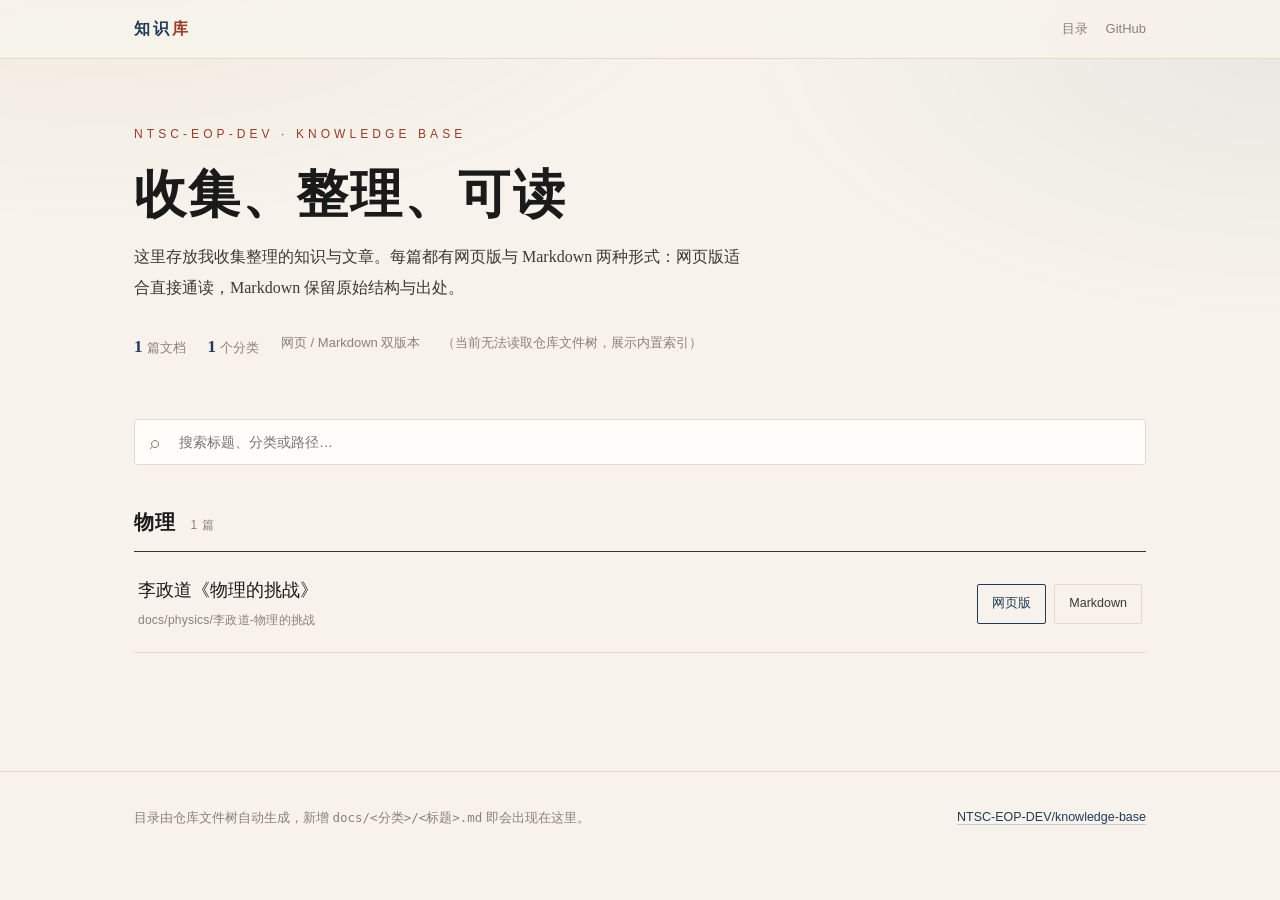
<file: index.html>
<!DOCTYPE html>
<html lang="zh-CN">
<head>
<meta charset="UTF-8">
<meta name="viewport" content="width=device-width, initial-scale=1.0">
<title>知识库 · Knowledge Base</title>
<meta name="description" content="NTSC-EOP-DEV 知识库：收集整理的文章、演讲稿与科普长页，支持网页与 Markdown 两种阅读方式。">
<link rel="stylesheet" href="assets/base.css">
</head>
<body>
<header class="topbar">
  <div class="wrap">
    <a class="brand" href="./">知识<span>库</span></a>
    <nav>
      <a href="./">目录</a>
      <a href="https://github.com/NTSC-EOP-DEV/knowledge-base" target="_blank" rel="noopener">GitHub</a>
    </nav>
  </div>
</header>

<main class="wrap">
  <section class="hero">
    <div class="kicker">NTSC-EOP-DEV · KNOWLEDGE BASE</div>
    <h1>收集、整理、可读</h1>
    <p>这里存放我收集整理的知识与文章。每篇都有网页版与 Markdown 两种形式：网页版适合直接通读，Markdown 保留原始结构与出处。</p>
    <div class="meta">
      <span><b id="stat-docs">1</b>篇文档</span>
      <span><b id="stat-cats">1</b>个分类</span>
      <span>网页 / Markdown 双版本</span>
      <span id="hint"></span>
    </div>
  </section>

  <div class="searchbar">
    <input id="q" type="search" placeholder="搜索标题、分类或路径…" autocomplete="off" aria-label="搜索文档">
  </div>

  <section class="catalog" id="catalog" aria-live="polite"></section>
</main>

<footer>
  <div class="wrap row">
    <span>目录由仓库文件树自动生成，新增 <code>docs/&lt;分类&gt;/&lt;标题&gt;.md</code> 即会出现在这里。</span>
    <span><a href="https://github.com/NTSC-EOP-DEV/knowledge-base" target="_blank" rel="noopener">NTSC-EOP-DEV/knowledge-base</a></span>
  </div>
</footer>

<script src="assets/catalog.js"></script>
</body>
</html>
</file>
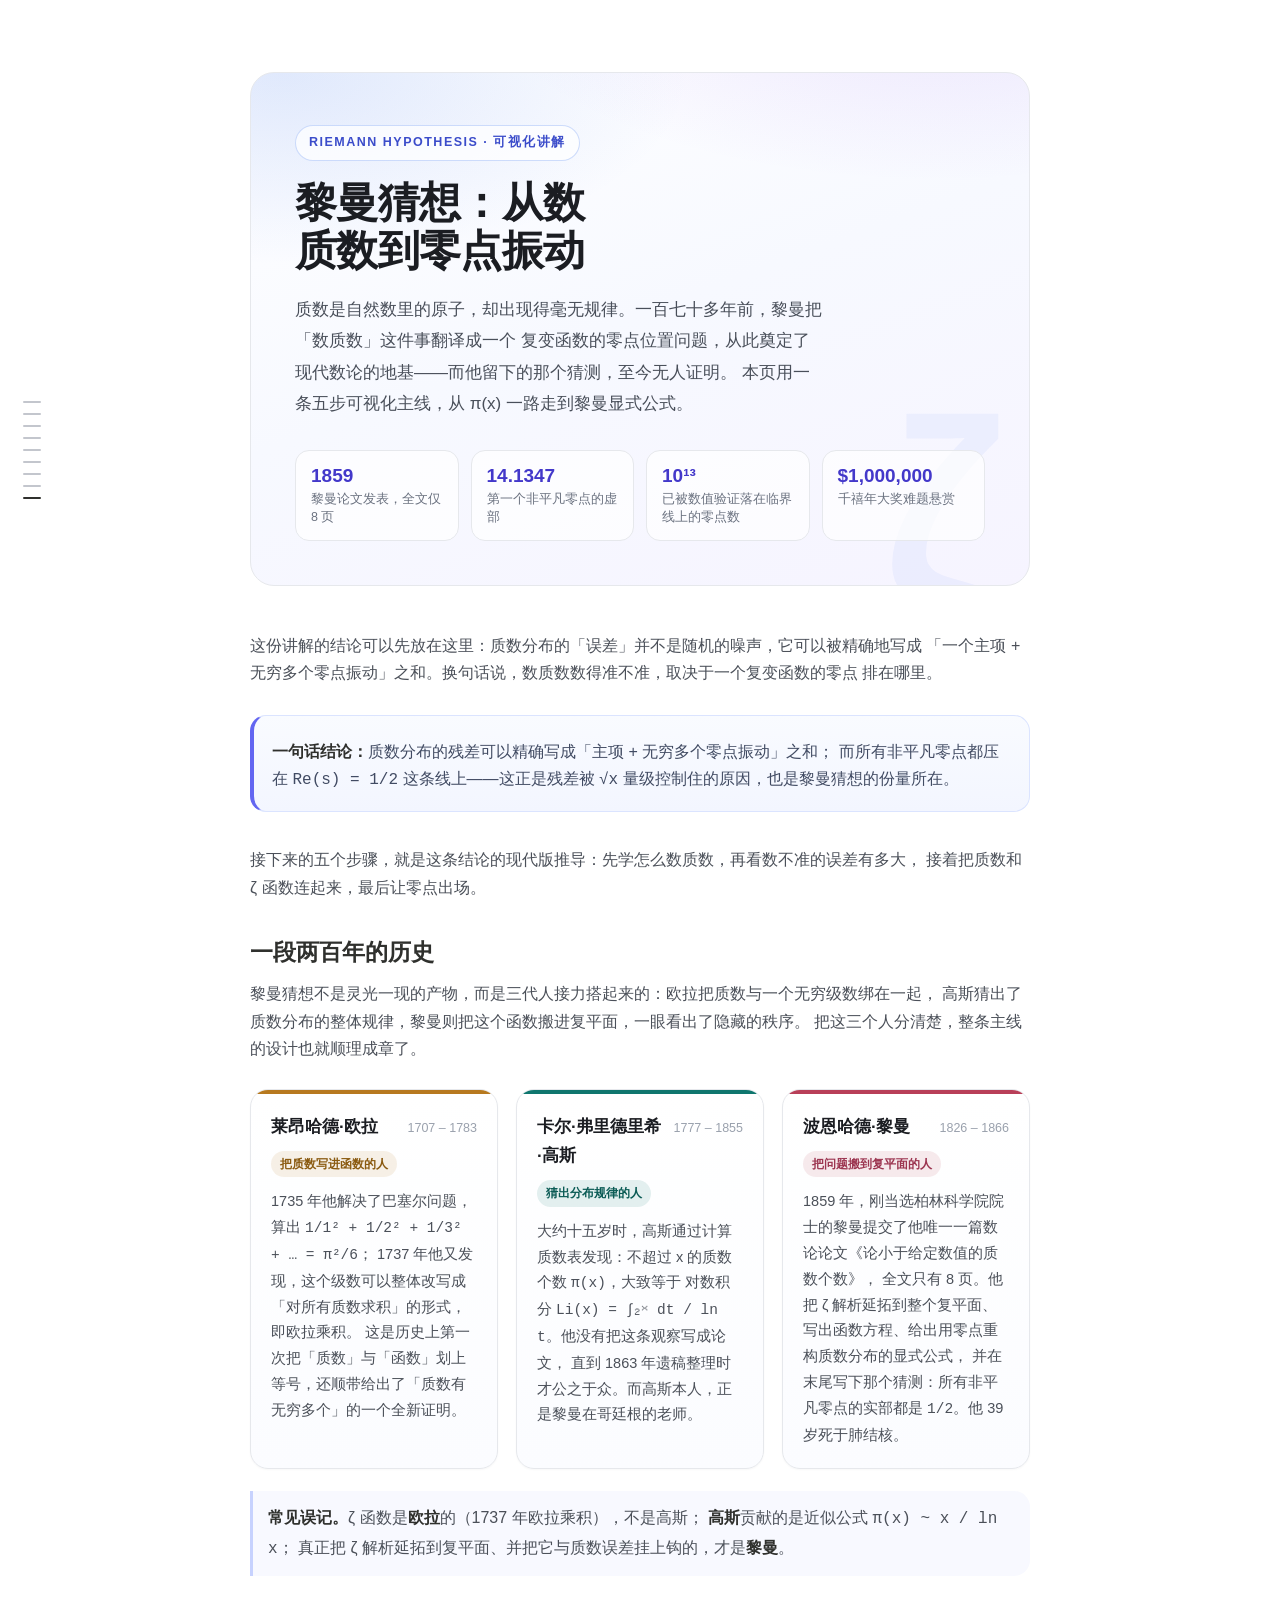
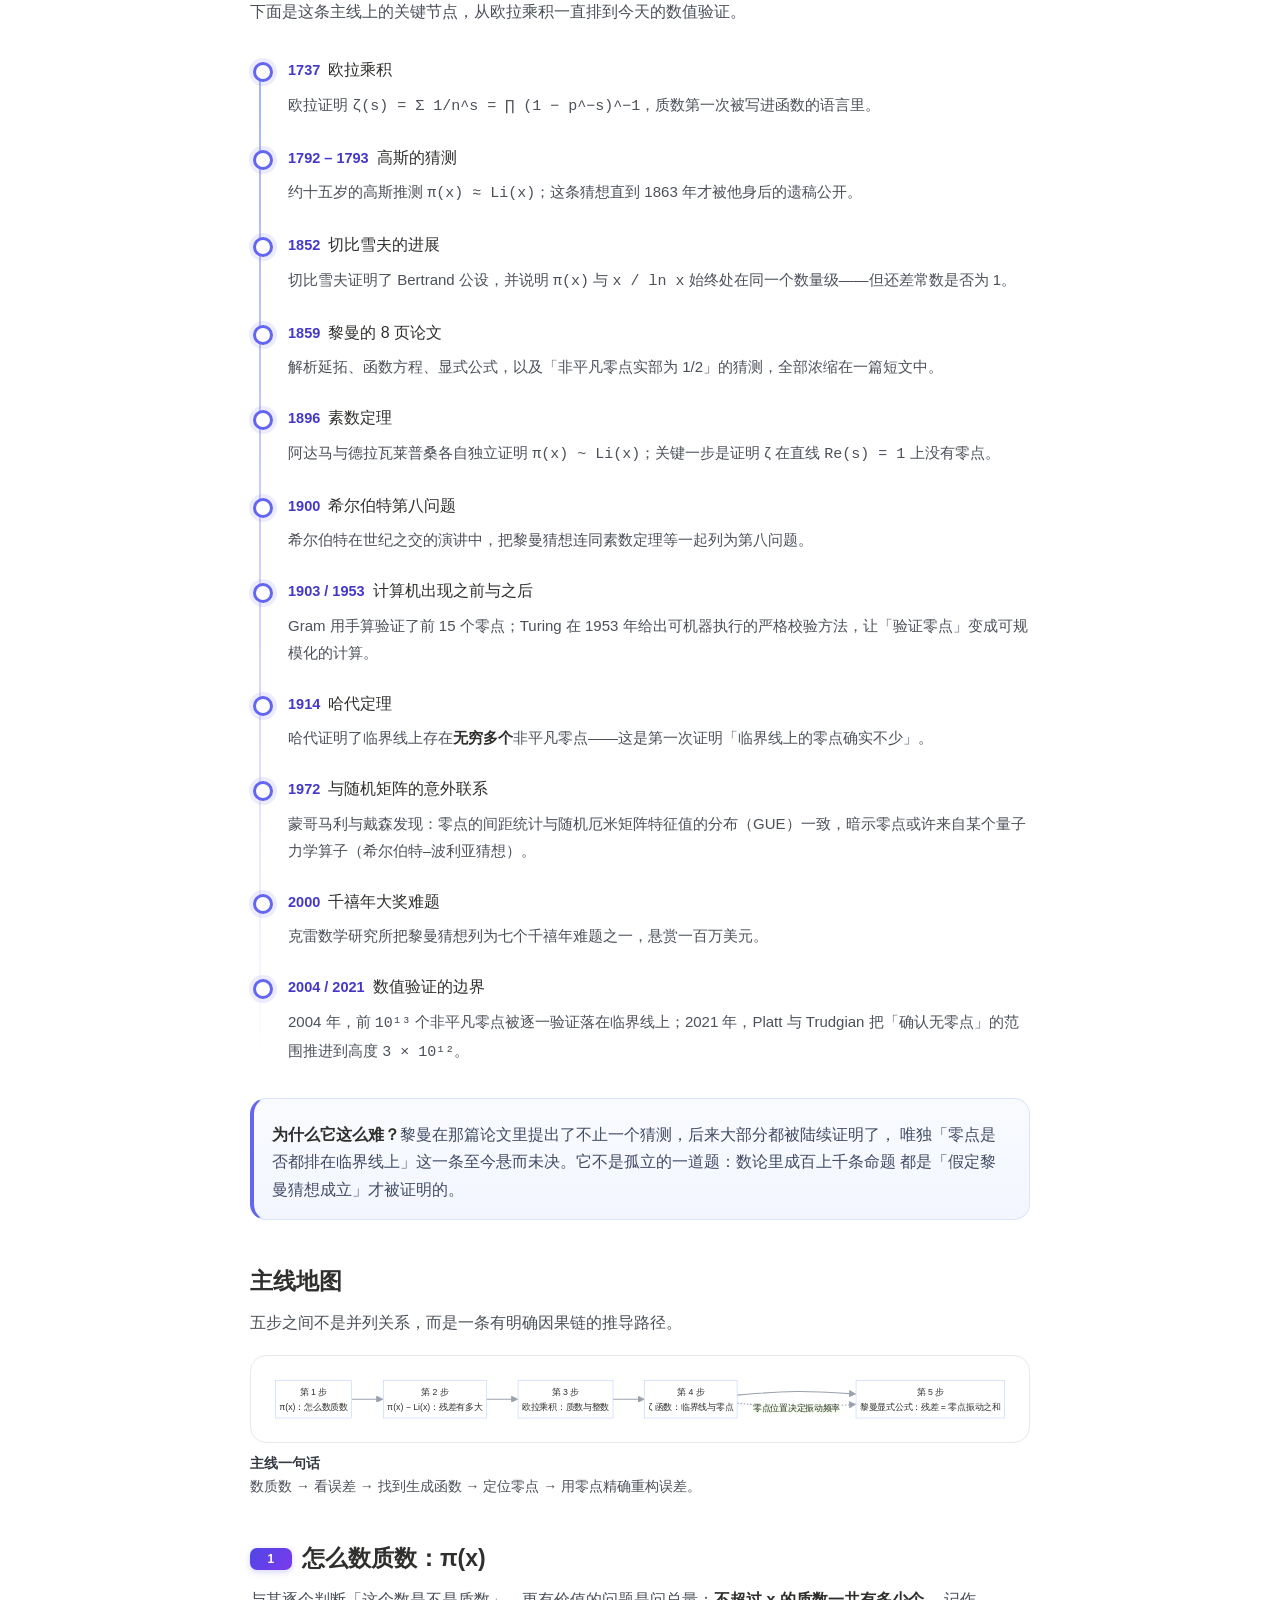
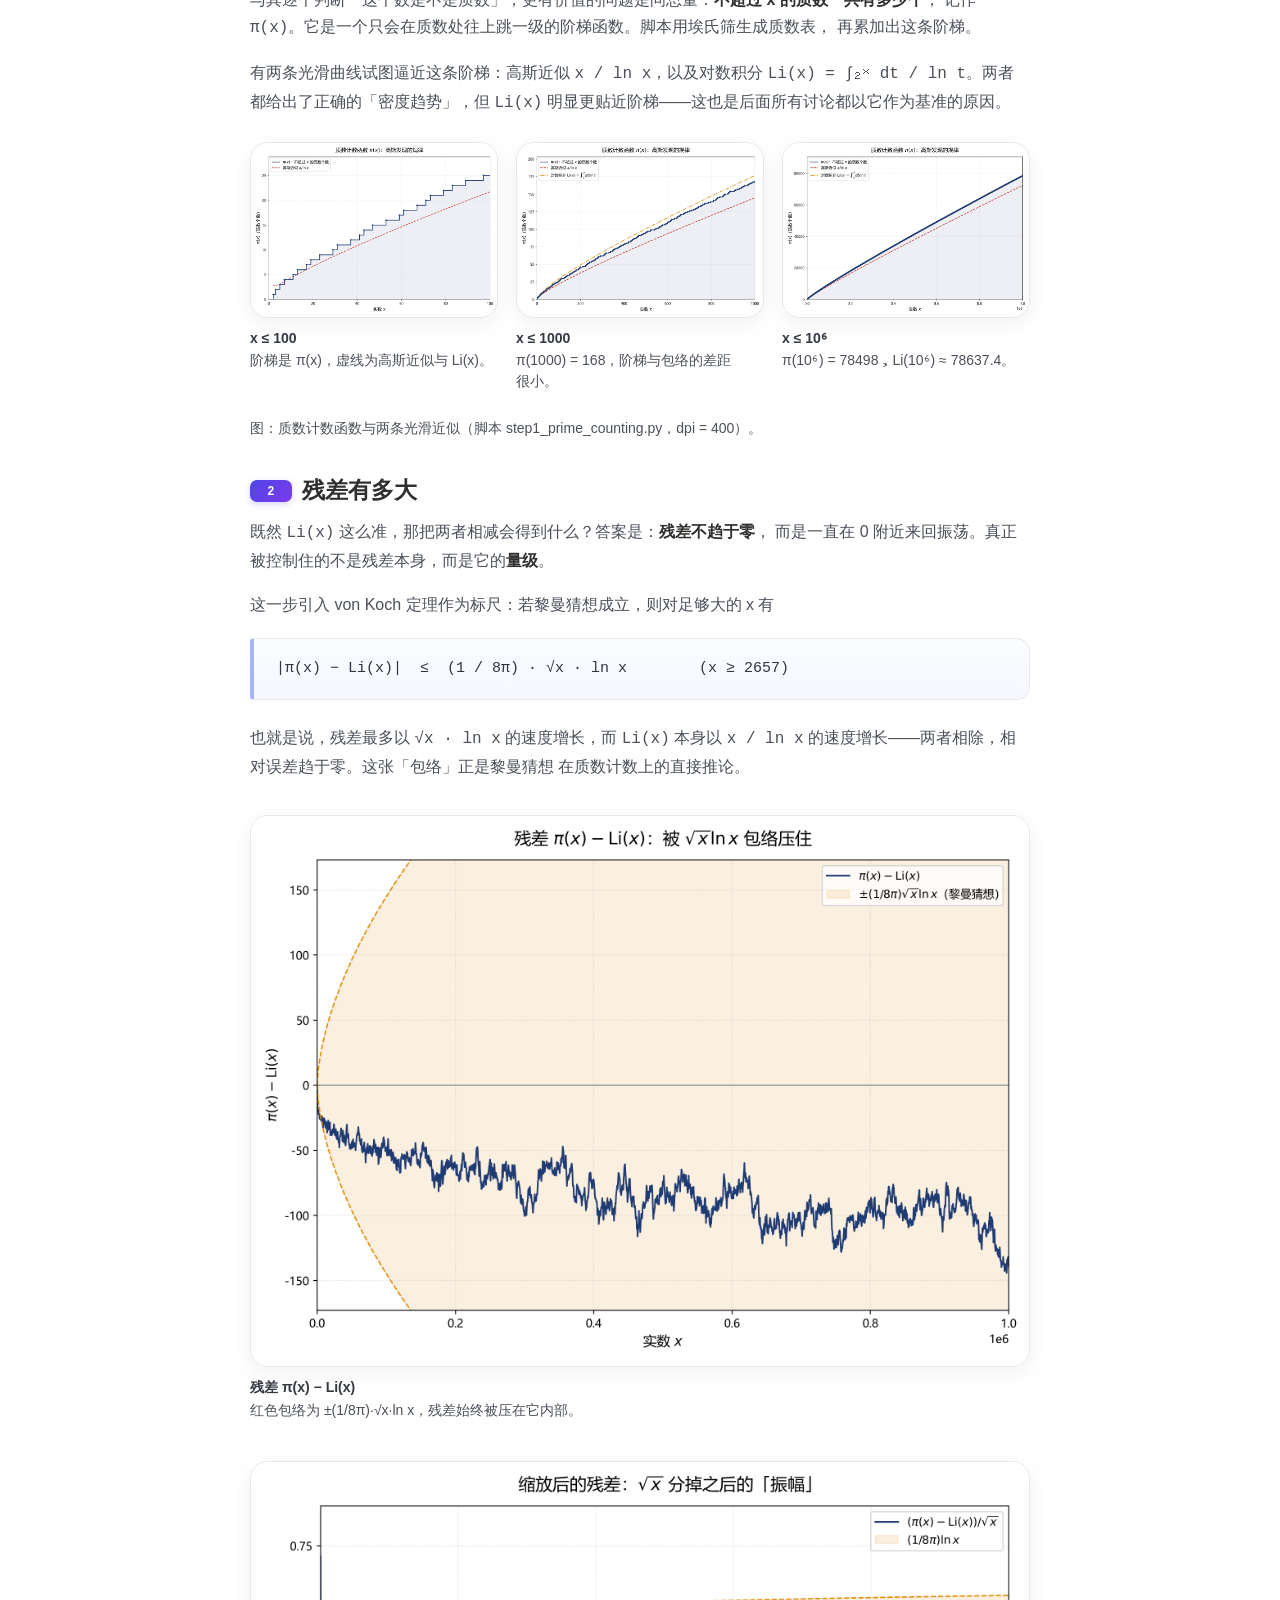
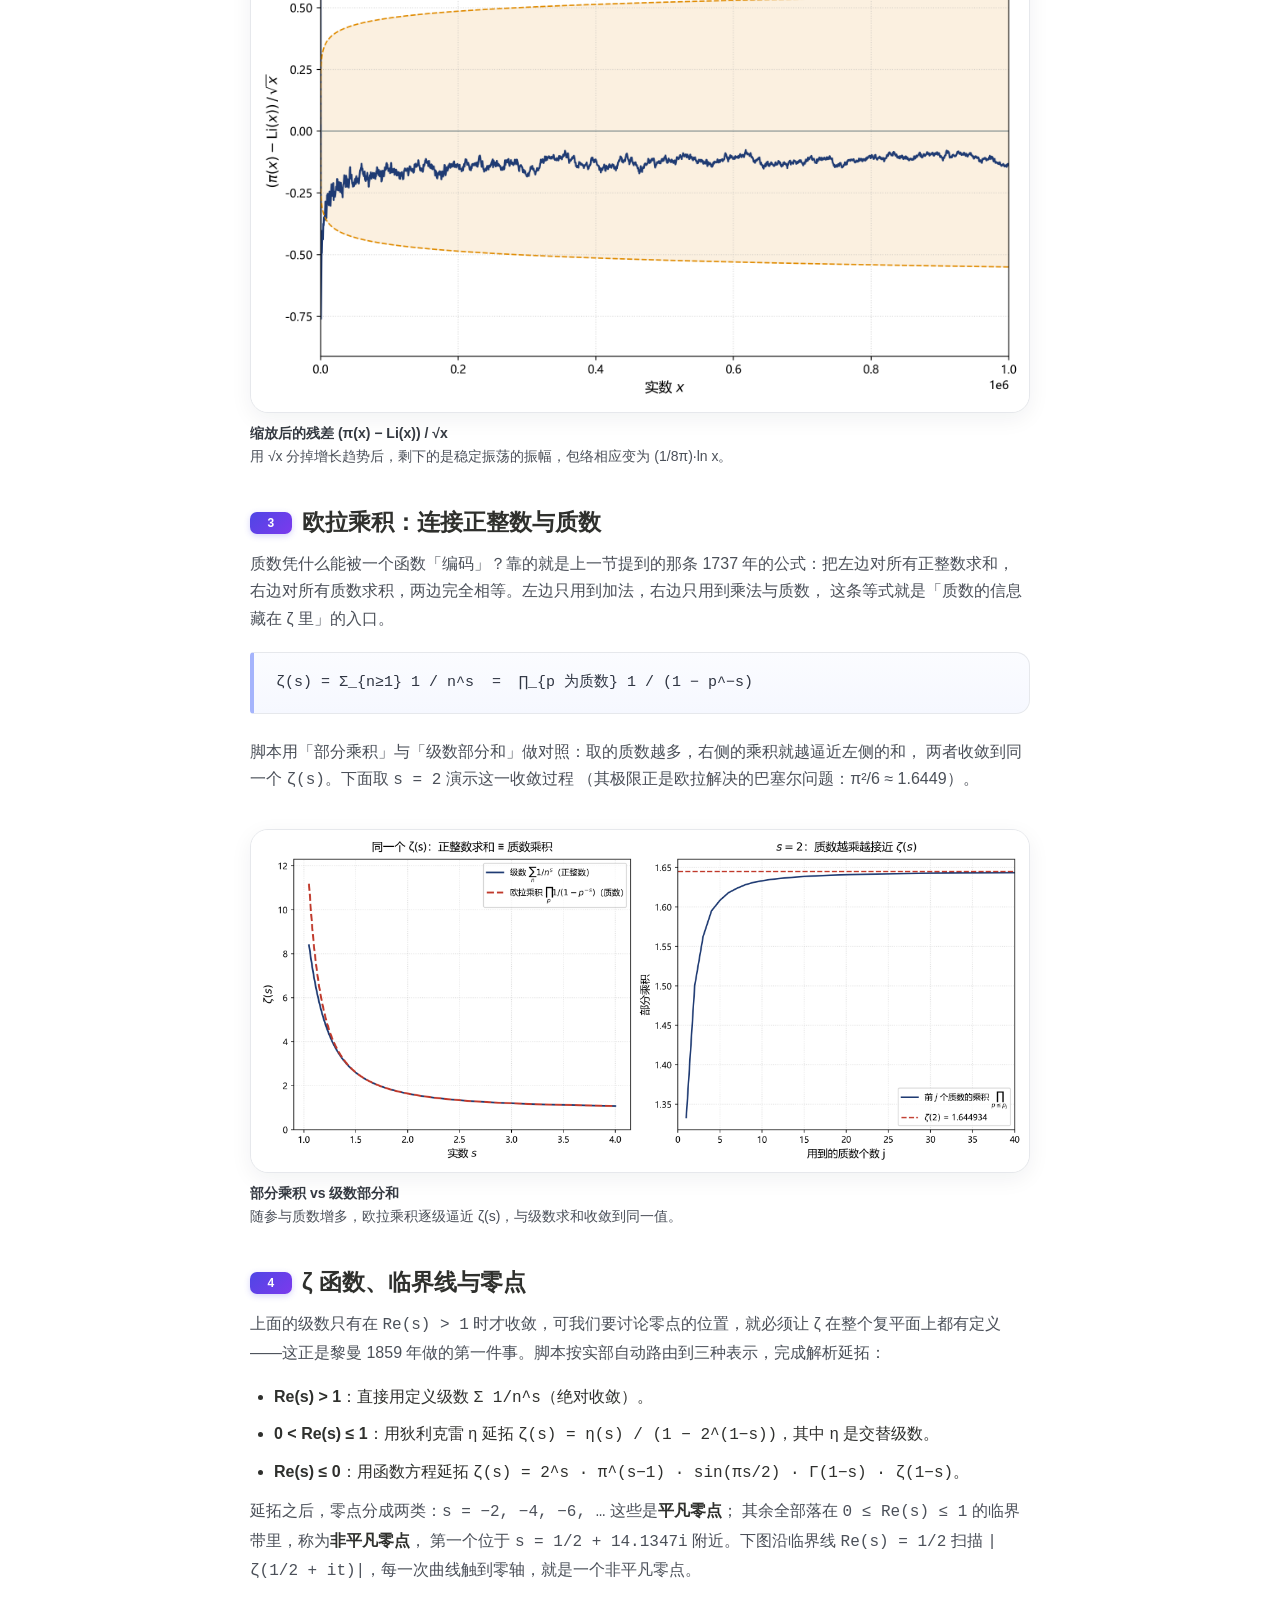
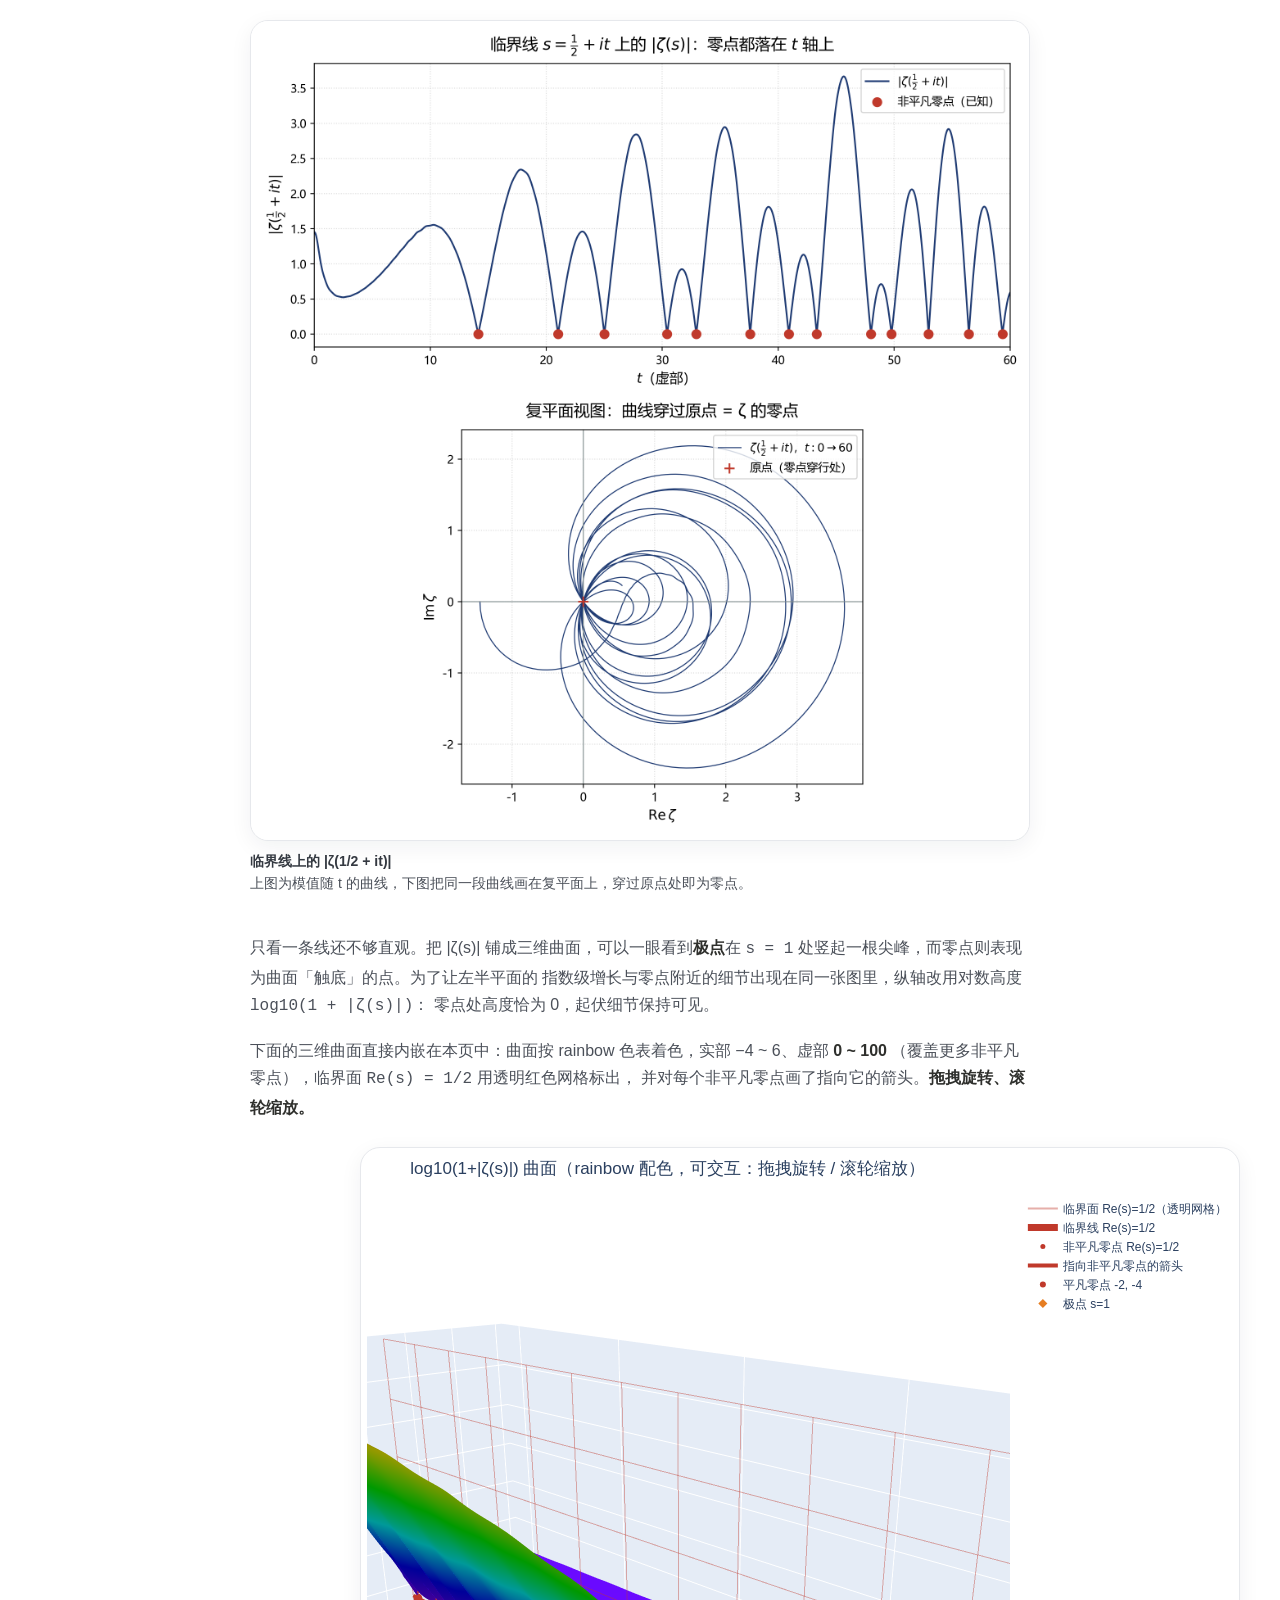
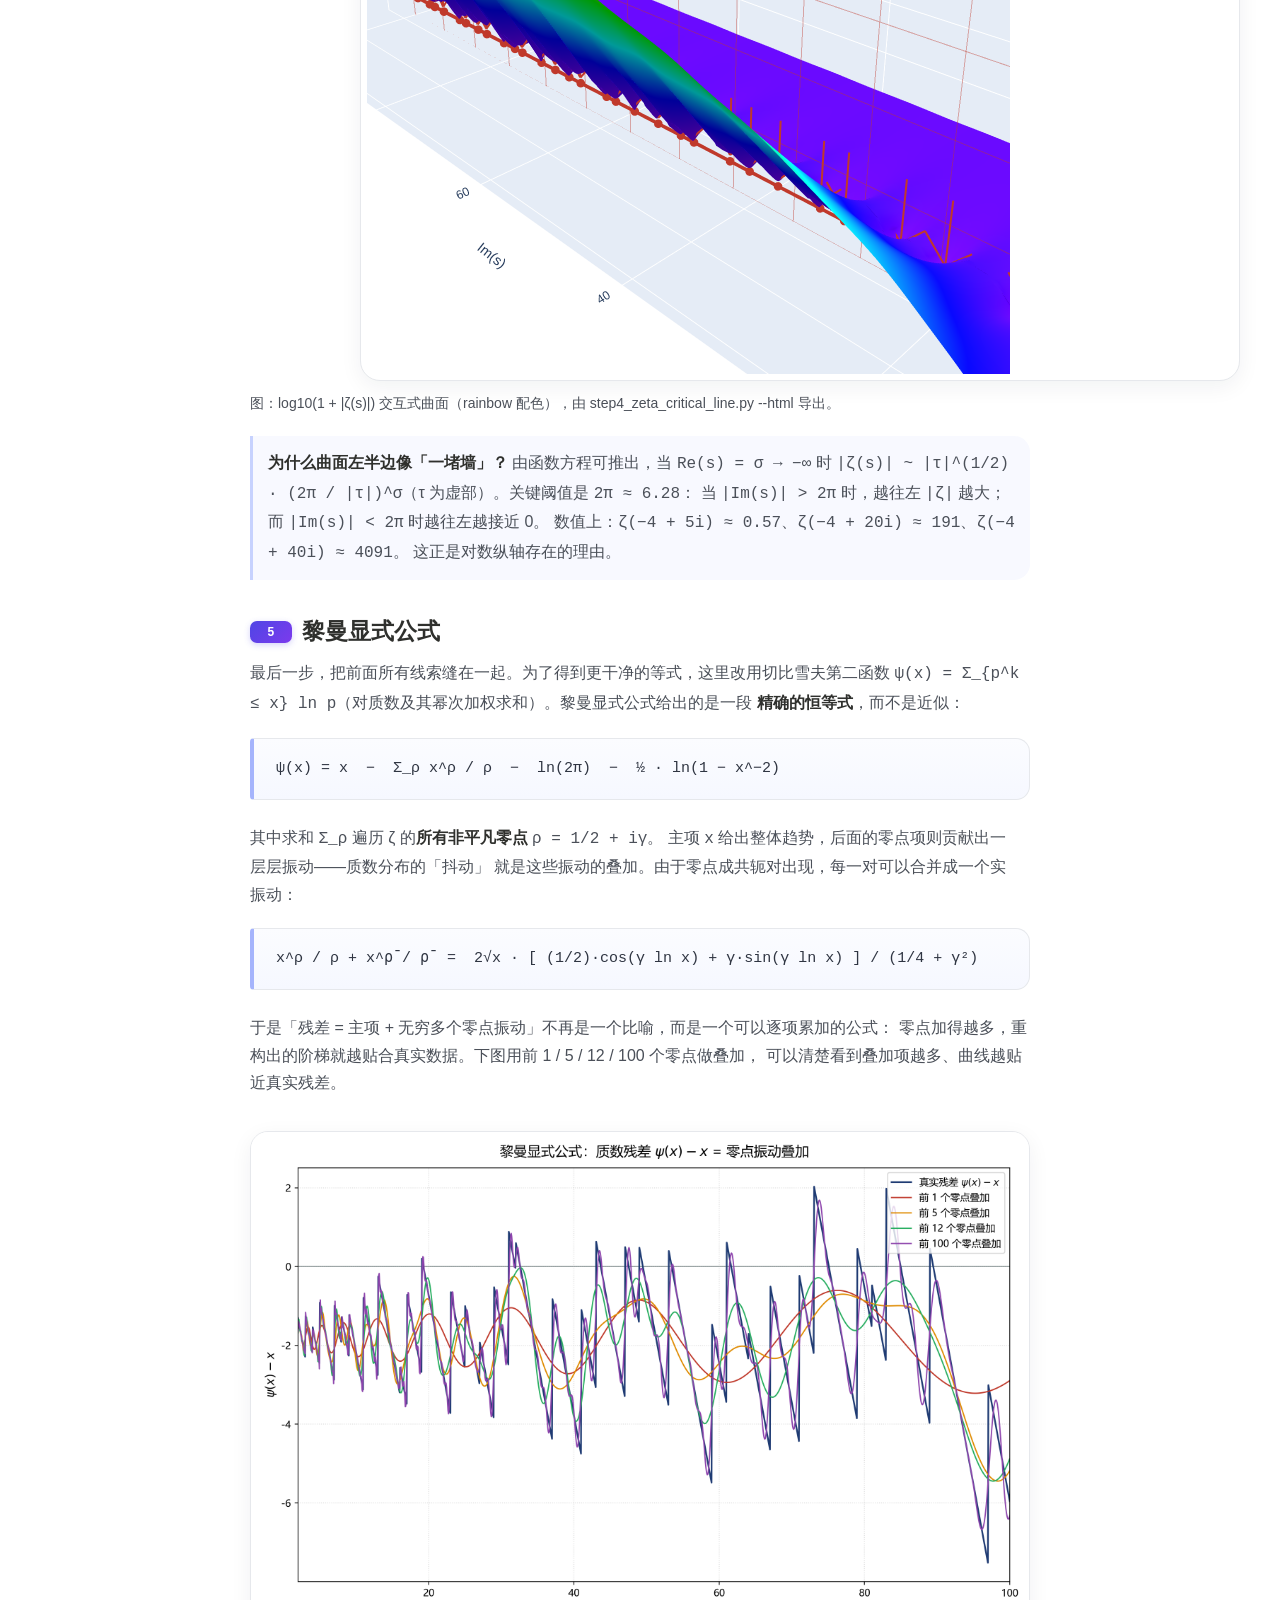
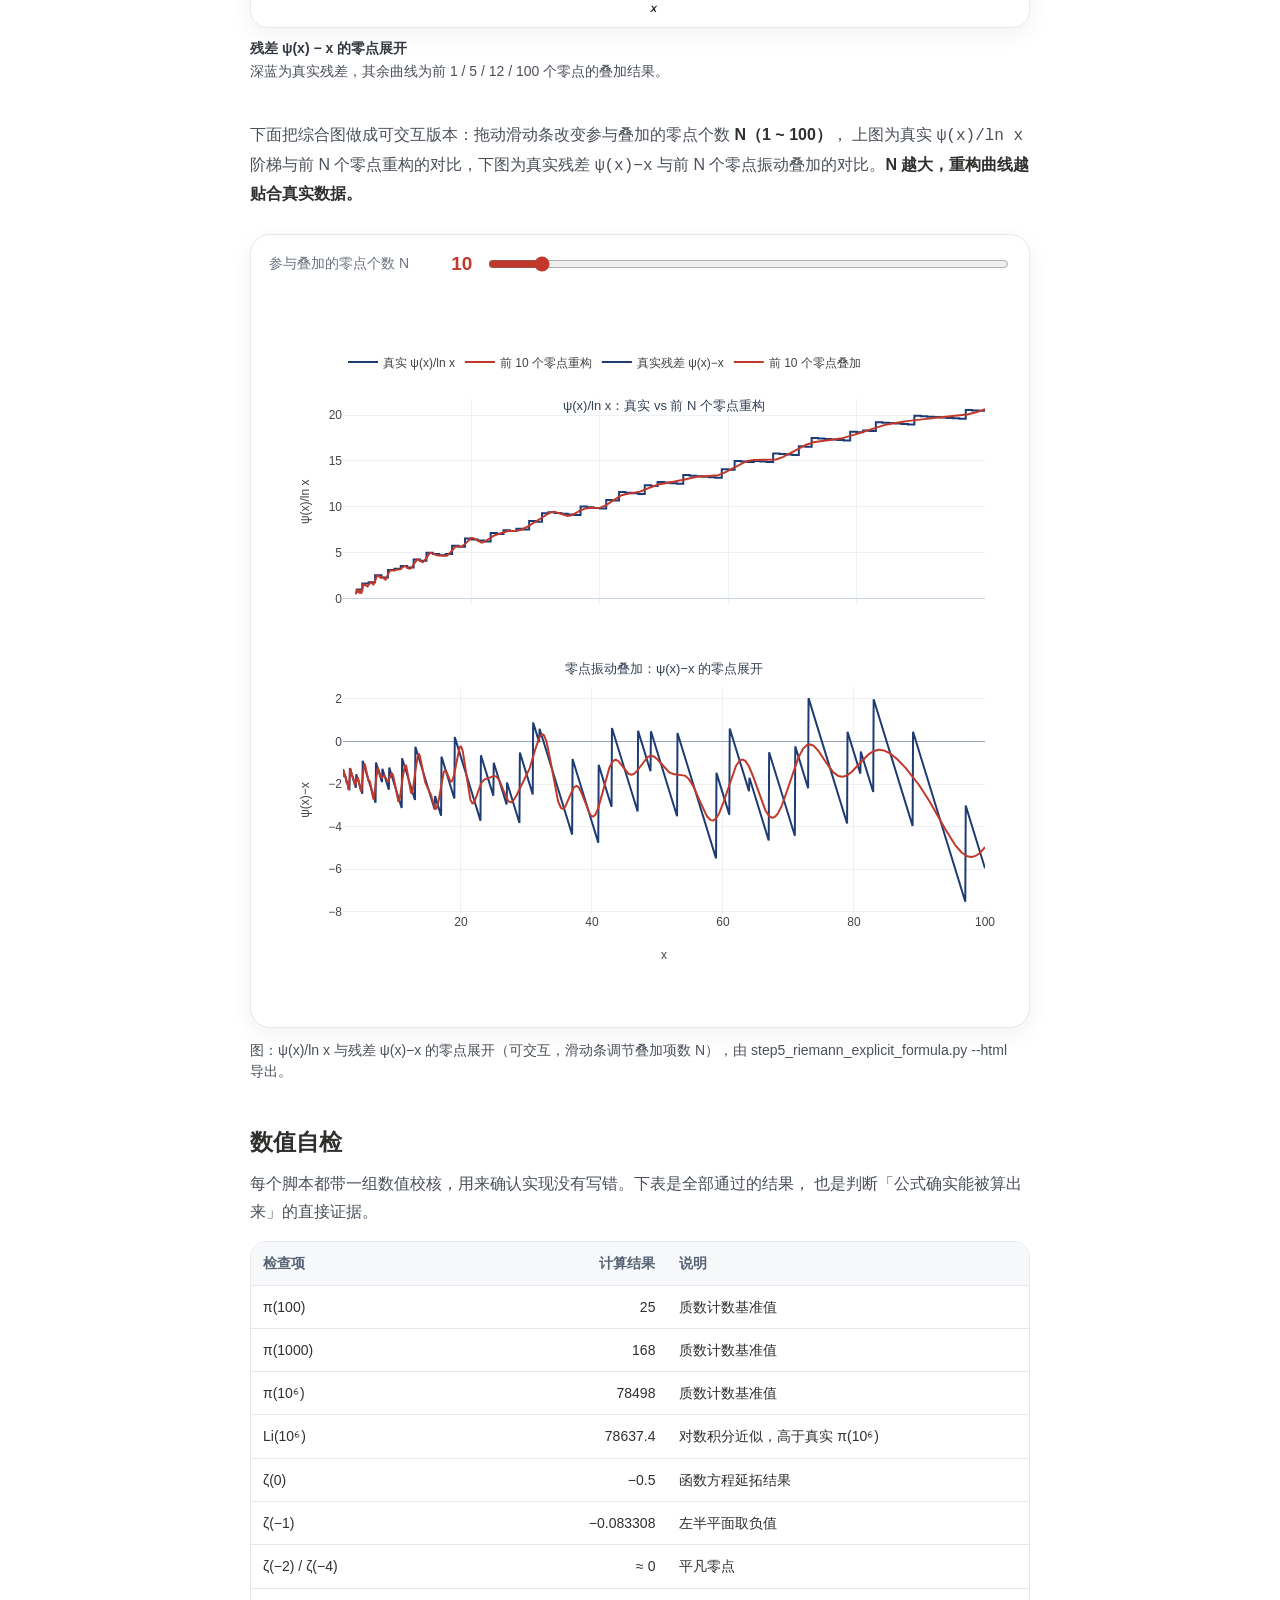
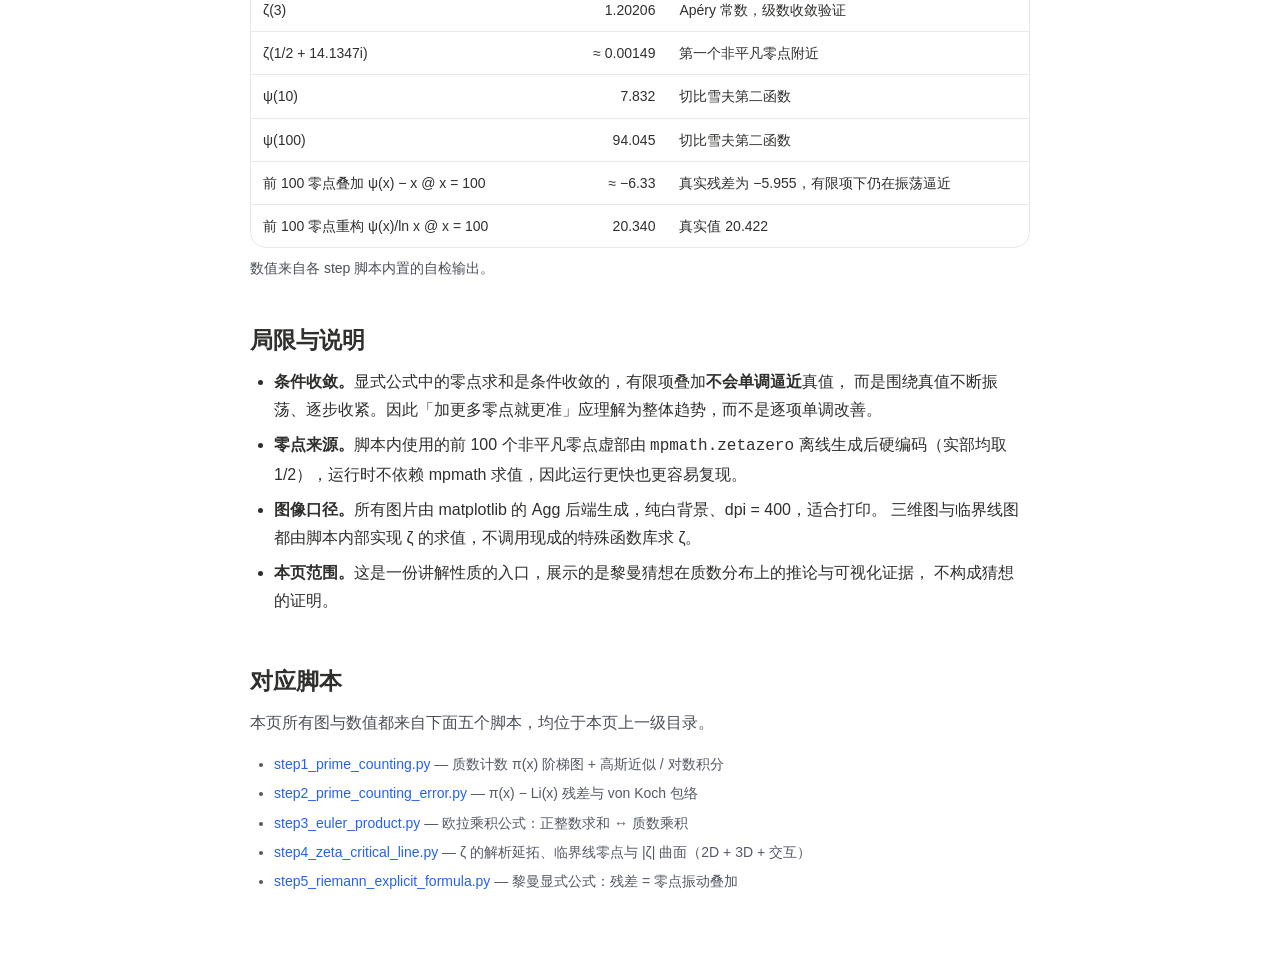
<file: docs/math/riemann-hypothesis-education/黎曼猜想-从质数到零点振动.html>
<!-- Generated by Trae Work -->
<!doctype html>
<html lang="zh-CN">
<head>
  <meta charset="utf-8" />
  <meta name="viewport" content="width=device-width, initial-scale=1" />
  <title>黎曼猜想：从数质数到零点振动</title>
  <link rel="stylesheet" href="assets/doc.css" />
  <style>
    /* ===== 页面专属视觉增强 ===== */

    /* 顶部主视觉 */
    .hero {
      position: relative;
      overflow: hidden;
      margin: 0 0 46px;
      padding: 52px 44px 44px;
      border: 1px solid var(--line);
      border-radius: 24px;
      background:
        radial-gradient(760px 340px at 88% -20%, rgba(124, 58, 237, 0.13), rgba(124, 58, 237, 0) 62%),
        radial-gradient(680px 320px at 4% 0%, rgba(37, 99, 235, 0.14), rgba(37, 99, 235, 0) 60%),
        linear-gradient(160deg, #ffffff 0%, #f7f9ff 48%, #f6f4ff 100%);
    }

    .hero::after {
      content: "ζ";
      position: absolute;
      right: 22px;
      bottom: -64px;
      color: rgba(37, 99, 235, 0.055);
      font-size: 268px;
      font-weight: 700;
      line-height: 1;
      pointer-events: none;
      user-select: none;
    }

    .hero-kicker {
      display: inline-flex;
      align-items: center;
      margin: 0 0 18px;
      padding: 6px 13px;
      border: 1px solid rgba(37, 99, 235, 0.22);
      border-radius: 999px;
      background: rgba(255, 255, 255, 0.72);
      color: #3b4cca;
      font-size: 12.5px;
      font-weight: 700;
      letter-spacing: 0.12em;
    }

    .hero h1 {
      position: relative;
      z-index: 1;
      max-width: 19ch;
      margin: 0 0 18px;
      color: #1b1d22;
      font-size: 42px;
      font-weight: 700;
      line-height: 1.16;
      letter-spacing: -0.015em;
      text-wrap: balance;
    }

    .hero-lead {
      position: relative;
      z-index: 1;
      max-width: 56ch;
      margin: 0 0 30px;
      color: #494f5a;
      font-size: 17px;
      line-height: 1.85;
    }

    .hero-facts {
      position: relative;
      z-index: 1;
      display: grid;
      grid-template-columns: repeat(4, minmax(0, 1fr));
      gap: 12px;
      margin: 0;
      padding: 0;
      list-style: none;
    }

    .hero-fact {
      padding: 13px 15px;
      border: 1px solid var(--line);
      border-radius: 14px;
      background: rgba(255, 255, 255, 0.72);
    }

    .hero-fact b {
      display: block;
      color: #4338ca;
      font-size: 19px;
      font-weight: 720;
      line-height: 1.25;
      font-variant-numeric: tabular-nums;
    }

    .hero-fact span {
      display: block;
      margin-top: 4px;
      color: var(--muted);
      font-size: 12.5px;
      line-height: 1.42;
    }

    /* 步骤编号徽标（伪元素，不进入侧栏目录文本） */
    .doc-block h2[data-step]::before {
      content: attr(data-step);
      display: inline-flex;
      align-items: center;
      justify-content: center;
      min-width: 26px;
      height: 22px;
      margin-right: 10px;
      padding: 0 8px;
      border-radius: 7px;
      background: linear-gradient(135deg, #4f46e5, #7c3aed);
      color: #fff;
      font-size: 12px;
      font-weight: 800;
      letter-spacing: 0.04em;
      vertical-align: 3px;
      box-shadow: 0 2px 6px rgba(79, 70, 229, 0.24);
    }

    /* 提示块 */
    .doc-callout {
      border: 1px solid #dbe4ff;
      border-left: 4px solid #6366f1;
      background: linear-gradient(180deg, #f9fbff, #f3f6ff);
    }

    .doc-callout p {
      color: #414b63;
    }

    .doc-note {
      border-left: 3px solid #c7d2fe;
      background: #f8f9ff;
      color: #4e5566;
    }

    /* 公式块 */
    .formula {
      margin: 20px 0 24px;
      padding: 16px 20px 16px 22px;
      border: 1px solid var(--line);
      border-left: 4px solid #a5b4fc;
      border-radius: 4px 14px 14px 4px;
      background: linear-gradient(180deg, #fbfcff, #f6f8ff);
      color: #2f3542;
      font-family: ui-monospace, SFMono-Regular, Menlo, Consolas, "Courier New", monospace;
      font-size: 15px;
      line-height: 1.85;
      overflow-x: auto;
    }

    .formula code {
      font-family: inherit;
      white-space: pre;
    }

    /* 图片 */
    .doc-image {
      margin: 34px 0 40px;
      scroll-margin-top: 28px;
    }

    .doc-image img {
      display: block;
      width: 100%;
      height: auto;
      border: 1px solid var(--line);
      border-radius: 18px;
      background: #fff;
      box-shadow: 0 6px 22px rgba(21, 26, 45, 0.06);
      transition: transform 200ms ease, box-shadow 200ms ease;
    }

    .doc-image:hover img {
      transform: translateY(-2px);
      box-shadow: 0 12px 30px rgba(21, 26, 45, 0.1);
    }

    .doc-image .figure-caption {
      margin-top: 10px;
    }

    .figure-grid {
      display: grid;
      gap: 18px;
      grid-template-columns: repeat(auto-fit, minmax(214px, 1fr));
      margin: 24px 0 8px;
    }

    .figure-grid .doc-image {
      margin: 0;
    }

    /* 交互图内嵌容器 */
    .embed-frame {
      margin: 26px 0 12px;
      padding: 6px;
      border: 1px solid var(--line);
      border-radius: 20px;
      background: #fff;
      box-shadow: 0 6px 22px rgba(21, 26, 45, 0.06);
    }

    .embed-frame iframe {
      display: block;
      width: 100%;
      height: 620px;
      border: 0;
      border-radius: 14px;
    }

    /* 双联图（步骤 5）：画布更高，便于同时看清上下两幅 */
    .embed-frame iframe.tall {
      height: 780px;
    }

    /* 3D 曲面（步骤 4）：突破正文列宽、画布更高，充分利用两侧留白 */
    .embed-frame.wide {
      width: min(1180px, calc(100vw - 48px));
      margin-left: 50%;
      transform: translateX(-50%);
    }

    .embed-frame.wide iframe {
      height: 820px;
    }

    /* 宽屏下左侧固定目录栏约占 356px，居中放宽时向右让位以免重叠 */
    @media (min-width: 1041px) {
      .embed-frame.wide {
        width: min(1180px, calc(100vw - 400px));
        margin-left: calc(50% + 160px);
        transform: translateX(-50%);
      }
    }

    /* 历史：人物卡 */
    .person-grid {
      display: grid;
      gap: 18px;
      grid-template-columns: repeat(auto-fit, minmax(216px, 1fr));
      margin: 26px 0 8px;
    }

    .person-card {
      position: relative;
      overflow: hidden;
      padding: 22px 20px 20px;
      border: 1px solid var(--line);
      border-radius: 18px;
      background: linear-gradient(180deg, #ffffff 0%, #fbfcff 100%);
      box-shadow: 0 1px 2px rgba(20, 24, 40, 0.03);
    }

    .person-card::before {
      content: "";
      position: absolute;
      inset: 0 0 auto 0;
      height: 4px;
      background: var(--card-accent, var(--accent));
    }

    .person-card .pc-head {
      display: flex;
      align-items: baseline;
      justify-content: space-between;
      gap: 10px;
    }

    .person-card .pc-name {
      color: #1b1d22;
      font-size: 17px;
      font-weight: 700;
    }

    .person-card .pc-years {
      color: var(--faint);
      font-size: 12.5px;
      white-space: nowrap;
      font-variant-numeric: tabular-nums;
    }

    .person-card .pc-role {
      display: inline-block;
      margin: 10px 0 0;
      padding: 3px 9px;
      border-radius: 999px;
      background: rgba(37, 99, 235, 0.08);
      color: #3b4cca;
      font-size: 12px;
      font-weight: 700;
    }

    .person-card p {
      margin: 12px 0 0;
      color: #4b5059;
      font-size: 14.5px;
      line-height: 1.78;
    }

    .person-card.is-euler { --card-accent: #b7791f; }
    .person-card.is-euler .pc-role { background: rgba(183, 121, 31, 0.11); color: #8a5a10; }
    .person-card.is-gauss { --card-accent: #0f766e; }
    .person-card.is-gauss .pc-role { background: rgba(15, 118, 110, 0.11); color: #0b5b55; }
    .person-card.is-riemann { --card-accent: #b83f58; }
    .person-card.is-riemann .pc-role { background: rgba(184, 63, 88, 0.11); color: #9c3550; }

    /* 历史：时间线 */
    .timeline {
      position: relative;
      margin: 30px 0 8px;
    }

    .timeline::before {
      content: "";
      position: absolute;
      left: 9px;
      top: 12px;
      bottom: 14px;
      width: 2px;
      border-radius: 2px;
      background: linear-gradient(180deg, #a5b4fc 0%, #ddd6fe 64%, rgba(221, 214, 254, 0) 100%);
    }

    .tl-item {
      position: relative;
      padding: 0 0 24px 38px;
    }

    .tl-item::before {
      content: "";
      position: absolute;
      left: 3px;
      top: 6px;
      width: 14px;
      height: 14px;
      border: 3px solid #6366f1;
      border-radius: 50%;
      background: #fff;
      box-shadow: 0 0 0 4px rgba(99, 102, 241, 0.12);
    }

    .tl-item:last-child {
      padding-bottom: 4px;
    }

    .tl-year {
      margin-right: 8px;
      color: #4338ca;
      font-size: 14.5px;
      font-weight: 800;
      font-variant-numeric: tabular-nums;
    }

    .tl-item p {
      margin: 7px 0 0;
      color: #4b5059;
      font-size: 15px;
      line-height: 1.8;
    }

    @media (max-width: 820px) {
      .hero {
        padding: 38px 26px 32px;
        border-radius: 20px;
      }

      .hero h1 {
        max-width: none;
        font-size: 32px;
      }

      .hero-lead {
        font-size: 16px;
      }

      .hero-facts {
        grid-template-columns: 1fr 1fr;
      }

      .hero::after {
        bottom: -40px;
        font-size: 180px;
      }
    }

    @media (max-width: 560px) {
      .hero h1 {
        font-size: 28px;
      }

      .hero-facts {
        grid-template-columns: 1fr;
      }

      .embed-frame iframe {
        height: 460px;
      }

      .embed-frame iframe.tall {
        height: 600px;
      }

      .embed-frame.wide iframe {
        height: 540px;
      }
    }
  </style>
</head>
<body>
  <nav class="toc-rail" aria-label="目录"></nav>

  <div class="doc-page">
    <header class="hero">
      <p class="hero-kicker">RIEMANN HYPOTHESIS · 可视化讲解</p>
      <h1>黎曼猜想：从数质数到零点振动</h1>
      <p class="hero-lead">
        质数是自然数里的原子，却出现得毫无规律。一百七十多年前，黎曼把「数质数」这件事翻译成一个
        复变函数的零点位置问题，从此奠定了现代数论的地基——而他留下的那个猜测，至今无人证明。
        本页用一条五步可视化主线，从 π(x) 一路走到黎曼显式公式。
      </p>
      <ul class="hero-facts">
        <li class="hero-fact"><b>1859</b><span>黎曼论文发表，全文仅 8 页</span></li>
        <li class="hero-fact"><b>14.1347</b><span>第一个非平凡零点的虚部</span></li>
        <li class="hero-fact"><b>10¹³</b><span>已被数值验证落在临界线上的零点数</span></li>
        <li class="hero-fact"><b>$1,000,000</b><span>千禧年大奖难题悬赏</span></li>
      </ul>
    </header>

    <section class="doc-block" id="opening">
      <p>
        这份讲解的结论可以先放在这里：质数分布的「误差」并不是随机的噪声，它可以被精确地写成
        「一个主项 + 无穷多个零点振动」之和。换句话说，数质数数得准不准，取决于一个复变函数的零点
        排在哪里。
      </p>
      <div class="doc-callout">
        <p>
          <strong>一句话结论：</strong>质数分布的残差可以精确写成「主项 + 无穷多个零点振动」之和；
          而所有非平凡零点都压在 <code>Re(s) = 1/2</code> 这条线上——这正是残差被 <code>√x</code>
          量级控制住的原因，也是黎曼猜想的份量所在。
        </p>
      </div>
      <p>
        接下来的五个步骤，就是这条结论的现代版推导：先学怎么数质数，再看数不准的误差有多大，
        接着把质数和 ζ 函数连起来，最后让零点出场。
      </p>
    </section>

    <section class="doc-block" id="history">
      <h2>一段两百年的历史</h2>
      <p>
        黎曼猜想不是灵光一现的产物，而是三代人接力搭起来的：欧拉把质数与一个无穷级数绑在一起，
        高斯猜出了质数分布的整体规律，黎曼则把这个函数搬进复平面，一眼看出了隐藏的秩序。
        把这三个人分清楚，整条主线的设计也就顺理成章了。
      </p>

      <div class="person-grid">
        <div class="person-card is-euler">
          <div class="pc-head">
            <span class="pc-name">莱昂哈德·欧拉</span>
            <span class="pc-years">1707 – 1783</span>
          </div>
          <span class="pc-role">把质数写进函数的人</span>
          <p>
            1735 年他解决了巴塞尔问题，算出 <code>1/1² + 1/2² + 1/3² + … = π²/6</code>；
            1737 年他又发现，这个级数可以整体改写成「对所有质数求积」的形式，即欧拉乘积。
            这是历史上第一次把「质数」与「函数」划上等号，还顺带给出了「质数有无穷多个」的一个全新证明。
          </p>
        </div>
        <div class="person-card is-gauss">
          <div class="pc-head">
            <span class="pc-name">卡尔·弗里德里希·高斯</span>
            <span class="pc-years">1777 – 1855</span>
          </div>
          <span class="pc-role">猜出分布规律的人</span>
          <p>
            大约十五岁时，高斯通过计算质数表发现：不超过 x 的质数个数 <code>π(x)</code>，大致等于
            对数积分 <code>Li(x) = ∫₂ˣ dt / ln t</code>。他没有把这条观察写成论文，
            直到 1863 年遗稿整理时才公之于众。而高斯本人，正是黎曼在哥廷根的老师。
          </p>
        </div>
        <div class="person-card is-riemann">
          <div class="pc-head">
            <span class="pc-name">波恩哈德·黎曼</span>
            <span class="pc-years">1826 – 1866</span>
          </div>
          <span class="pc-role">把问题搬到复平面的人</span>
          <p>
            1859 年，刚当选柏林科学院院士的黎曼提交了他唯一一篇数论论文《论小于给定数值的质数个数》，
            全文只有 8 页。他把 ζ 解析延拓到整个复平面、写出函数方程、给出用零点重构质数分布的显式公式，
            并在末尾写下那个猜测：所有非平凡零点的实部都是 <code>1/2</code>。他 39 岁死于肺结核。
          </p>
        </div>
      </div>

      <div class="doc-note">
        <p>
          <strong>常见误记。</strong>ζ 函数是<strong>欧拉</strong>的（1737 年欧拉乘积），不是高斯；
          <strong>高斯</strong>贡献的是近似公式 <code>π(x) ~ x / ln x</code>；
          真正把 ζ 解析延拓到复平面、并把它与质数误差挂上钩的，才是<strong>黎曼</strong>。
        </p>
      </div>

      <p>下面是这条主线上的关键节点，从欧拉乘积一直排到今天的数值验证。</p>

      <div class="timeline">
        <div class="tl-item">
          <span class="tl-year">1737</span>欧拉乘积
          <p>欧拉证明 <code>ζ(s) = Σ 1/n^s = ∏ (1 − p^−s)^−1</code>，质数第一次被写进函数的语言里。</p>
        </div>
        <div class="tl-item">
          <span class="tl-year">1792 – 1793</span>高斯的猜测
          <p>约十五岁的高斯推测 <code>π(x) ≈ Li(x)</code>；这条猜想直到 1863 年才被他身后的遗稿公开。</p>
        </div>
        <div class="tl-item">
          <span class="tl-year">1852</span>切比雪夫的进展
          <p>切比雪夫证明了 Bertrand 公设，并说明 <code>π(x)</code> 与 <code>x / ln x</code> 始终处在同一个数量级——但还差常数是否为 1。</p>
        </div>
        <div class="tl-item">
          <span class="tl-year">1859</span>黎曼的 8 页论文
          <p>解析延拓、函数方程、显式公式，以及「非平凡零点实部为 1/2」的猜测，全部浓缩在一篇短文中。</p>
        </div>
        <div class="tl-item">
          <span class="tl-year">1896</span>素数定理
          <p>阿达马与德拉瓦莱普桑各自独立证明 <code>π(x) ~ Li(x)</code>；关键一步是证明 ζ 在直线 <code>Re(s) = 1</code> 上没有零点。</p>
        </div>
        <div class="tl-item">
          <span class="tl-year">1900</span>希尔伯特第八问题
          <p>希尔伯特在世纪之交的演讲中，把黎曼猜想连同素数定理等一起列为第八问题。</p>
        </div>
        <div class="tl-item">
          <span class="tl-year">1903 / 1953</span>计算机出现之前与之后
          <p>Gram 用手算验证了前 15 个零点；Turing 在 1953 年给出可机器执行的严格校验方法，让「验证零点」变成可规模化的计算。</p>
        </div>
        <div class="tl-item">
          <span class="tl-year">1914</span>哈代定理
          <p>哈代证明了临界线上存在<strong>无穷多个</strong>非平凡零点——这是第一次证明「临界线上的零点确实不少」。</p>
        </div>
        <div class="tl-item">
          <span class="tl-year">1972</span>与随机矩阵的意外联系
          <p>蒙哥马利与戴森发现：零点的间距统计与随机厄米矩阵特征值的分布（GUE）一致，暗示零点或许来自某个量子力学算子（希尔伯特–波利亚猜想）。</p>
        </div>
        <div class="tl-item">
          <span class="tl-year">2000</span>千禧年大奖难题
          <p>克雷数学研究所把黎曼猜想列为七个千禧年难题之一，悬赏一百万美元。</p>
        </div>
        <div class="tl-item">
          <span class="tl-year">2004 / 2021</span>数值验证的边界
          <p>2004 年，前 <code>10¹³</code> 个非平凡零点被逐一验证落在临界线上；2021 年，Platt 与 Trudgian 把「确认无零点」的范围推进到高度 <code>3 × 10¹²</code>。</p>
        </div>
      </div>

      <div class="doc-callout">
        <p>
          <strong>为什么它这么难？</strong>黎曼在那篇论文里提出了不止一个猜测，后来大部分都被陆续证明了，
          唯独「零点是否都排在临界线上」这一条至今悬而未决。它不是孤立的一道题：数论里成百上千条命题
          都是「假定黎曼猜想成立」才被证明的。
        </p>
      </div>
    </section>

    <section class="doc-diagram" id="map">
      <h2>主线地图</h2>
      <p>五步之间不是并列关系，而是一条有明确因果链的推导路径。</p>
      <div class="diagram-frame table-scroll mermaid-frame">
        <pre class="mermaid">
flowchart LR
  A["第 1 步<br/>π(x)：怎么数质数"] --> B["第 2 步<br/>π(x) − Li(x)：残差有多大"]
  B --> C["第 3 步<br/>欧拉乘积：质数与整数"]
  C --> D["第 4 步<br/>ζ 函数：临界线与零点"]
  D --> E["第 5 步<br/>黎曼显式公式：残差 = 零点振动之和"]
  D -. 零点位置决定振动频率 .-> E
        </pre>
      </div>
      <p class="figure-caption">
        <strong>主线一句话</strong>
        <span>数质数 → 看误差 → 找到生成函数 → 定位零点 → 用零点精确重构误差。</span>
      </p>
    </section>

    <section class="doc-block" id="step1">
      <h2 data-step="1">怎么数质数：π(x)</h2>
      <p>
        与其逐个判断「这个数是不是质数」，更有价值的问题是问总量：<strong>不超过 x 的质数一共有多少个</strong>，
        记作 <code>π(x)</code>。它是一个只会在质数处往上跳一级的阶梯函数。脚本用埃氏筛生成质数表，
        再累加出这条阶梯。
      </p>
      <p>
        有两条光滑曲线试图逼近这条阶梯：高斯近似 <code>x / ln x</code>，以及对数积分
        <code>Li(x) = ∫₂ˣ dt / ln t</code>。两者都给出了正确的「密度趋势」，但 <code>Li(x)</code>
        明显更贴近阶梯——这也是后面所有讨论都以它作为基准的原因。
      </p>

      <div class="figure-grid">
        <div class="doc-image">
          <img src="images/step1_prime_counting.png" alt="π(x) 阶梯图（x ≤ 100）与两条光滑近似曲线" />
          <p class="figure-caption">
            <strong>x ≤ 100</strong>
            <span>阶梯是 π(x)，虚线为高斯近似与 Li(x)。</span>
          </p>
        </div>
        <div class="doc-image">
          <img src="images/step1_prime_counting_1000.png" alt="π(x) 阶梯图扩展到 x ≤ 1000" />
          <p class="figure-caption">
            <strong>x ≤ 1000</strong>
            <span>π(1000) = 168，阶梯与包络的差距很小。</span>
          </p>
        </div>
        <div class="doc-image">
          <img src="images/step1_prime_counting_1000000.png" alt="π(x) 阶梯图扩展到 x ≤ 1,000,000" />
          <p class="figure-caption">
            <strong>x ≤ 10⁶</strong>
            <span>π(10⁶) = 78498，Li(10⁶) ≈ 78637.4。</span>
          </p>
        </div>
      </div>
      <p class="figure-caption">
        <span>图：质数计数函数与两条光滑近似（脚本 step1_prime_counting.py，dpi = 400）。</span>
      </p>
    </section>

    <section class="doc-block" id="step2">
      <h2 data-step="2">残差有多大</h2>
      <p>
        既然 <code>Li(x)</code> 这么准，那把两者相减会得到什么？答案是：<strong>残差不趋于零</strong>，
        而是一直在 0 附近来回振荡。真正被控制住的不是残差本身，而是它的<strong>量级</strong>。
      </p>
      <p>
        这一步引入 von Koch 定理作为标尺：若黎曼猜想成立，则对足够大的 x 有
      </p>
      <div class="formula">
        <code>|π(x) − Li(x)|  ≤  (1 / 8π) · √x · ln x        (x ≥ 2657)</code>
      </div>
      <p>
        也就是说，残差最多以 <code>√x · ln x</code> 的速度增长，而 <code>Li(x)</code> 本身以
        <code>x / ln x</code> 的速度增长——两者相除，相对误差趋于零。这张「包络」正是黎曼猜想
        在质数计数上的直接推论。
      </p>

      <div class="doc-image">
        <img src="images/step2_prime_counting_error.png" alt="π(x) − Li(x) 的残差与 von Koch 包络" />
        <p class="figure-caption">
          <strong>残差 π(x) − Li(x)</strong>
          <span>红色包络为 ±(1/8π)·√x·ln x，残差始终被压在它内部。</span>
        </p>
      </div>

      <div class="doc-image">
        <img src="images/step2_prime_counting_error_scaled.png" alt="把残差除以 √x 之后的振幅" />
        <p class="figure-caption">
          <strong>缩放后的残差 (π(x) − Li(x)) / √x</strong>
          <span>用 √x 分掉增长趋势后，剩下的是稳定振荡的振幅，包络相应变为 (1/8π)·ln x。</span>
        </p>
      </div>
    </section>

    <section class="doc-block" id="step3">
      <h2 data-step="3">欧拉乘积：连接正整数与质数</h2>
      <p>
        质数凭什么能被一个函数「编码」？靠的就是上一节提到的那条 1737 年的公式：把左边对所有正整数求和，
        右边对所有质数求积，两边完全相等。左边只用到加法，右边只用到乘法与质数，
        这条等式就是「质数的信息藏在 ζ 里」的入口。
      </p>
      <div class="formula">
        <code>ζ(s) = Σ_{n≥1} 1 / n^s  =  ∏_{p 为质数} 1 / (1 − p^−s)</code>
      </div>
      <p>
        脚本用「部分乘积」与「级数部分和」做对照：取的质数越多，右侧的乘积就越逼近左侧的和，
        两者收敛到同一个 <code>ζ(s)</code>。下面取 <code>s = 2</code> 演示这一收敛过程
        （其极限正是欧拉解决的巴塞尔问题：π²/6 ≈ 1.6449）。
      </p>

      <div class="doc-image">
        <img src="images/step3_euler_product.png" alt="欧拉乘积的部分乘积收敛到 ζ(s)" />
        <p class="figure-caption">
          <strong>部分乘积 vs 级数部分和</strong>
          <span>随参与质数增多，欧拉乘积逐级逼近 ζ(s)，与级数求和收敛到同一值。</span>
        </p>
      </div>
    </section>

    <section class="doc-block" id="step4">
      <h2 data-step="4">ζ 函数、临界线与零点</h2>
      <p>
        上面的级数只有在 <code>Re(s) &gt; 1</code> 时才收敛，可我们要讨论零点的位置，就必须让 ζ
        在整个复平面上都有定义——这正是黎曼 1859 年做的第一件事。脚本按实部自动路由到三种表示，完成解析延拓：
      </p>
      <ul>
        <li><strong>Re(s) &gt; 1</strong>：直接用定义级数 <code>Σ 1/n^s</code>（绝对收敛）。</li>
        <li><strong>0 &lt; Re(s) ≤ 1</strong>：用狄利克雷 η 延拓 <code>ζ(s) = η(s) / (1 − 2^(1−s))</code>，其中 η 是交替级数。</li>
        <li><strong>Re(s) ≤ 0</strong>：用函数方程延拓 <code>ζ(s) = 2^s · π^(s−1) · sin(πs/2) · Γ(1−s) · ζ(1−s)</code>。</li>
      </ul>
      <p>
        延拓之后，零点分成两类：<code>s = −2, −4, −6, …</code> 这些是<strong>平凡零点</strong>；
        其余全部落在 <code>0 ≤ Re(s) ≤ 1</code> 的临界带里，称为<strong>非平凡零点</strong>，
        第一个位于 <code>s = 1/2 + 14.1347i</code> 附近。下图沿临界线 <code>Re(s) = 1/2</code>
        扫描 <code>|ζ(1/2 + it)|</code>，每一次曲线触到零轴，就是一个非平凡零点。
      </p>

      <div class="doc-image">
        <img src="images/step4_zeta_critical_line.png" alt="临界线 Re(s)=1/2 上 |ζ| 的取值与零点位置" />
        <p class="figure-caption">
          <strong>临界线上的 |ζ(1/2 + it)|</strong>
          <span>上图为模值随 t 的曲线，下图把同一段曲线画在复平面上，穿过原点处即为零点。</span>
        </p>
      </div>

      <p>
        只看一条线还不够直观。把 |ζ(s)| 铺成三维曲面，可以一眼看到<strong>极点</strong>在
        <code>s = 1</code> 处竖起一根尖峰，而零点则表现为曲面「触底」的点。为了让左半平面的
        指数级增长与零点附近的细节出现在同一张图里，纵轴改用对数高度 <code>log10(1 + |ζ(s)|)</code>：
        零点处高度恰为 0，起伏细节保持可见。
      </p>
      <p>
        下面的三维曲面直接内嵌在本页中：曲面按 rainbow 色表着色，实部 −4 ~ 6、虚部 <strong>0 ~ 100</strong>
        （覆盖更多非平凡零点），临界面 <code>Re(s) = 1/2</code> 用透明红色网格标出，
        并对每个非平凡零点画了指向它的箭头。<strong>拖拽旋转、滚轮缩放。</strong>
      </p>

      <div class="embed-frame wide">
        <iframe src="zeta-3d-interactive.html" title="log10(1+|ζ(s)|) 交互式三维曲面" loading="lazy"></iframe>
      </div>
      <p class="figure-caption">
        <span>图：log10(1 + |ζ(s)|) 交互式曲面（rainbow 配色），由 step4_zeta_critical_line.py --html 导出。</span>
      </p>

      <div class="doc-note">
        <p>
          <strong>为什么曲面左半边像「一堵墙」？</strong>
          由函数方程可推出，当 <code>Re(s) = σ → −∞</code> 时
          <code>|ζ(s)| ~ |τ|^(1/2) · (2π / |τ|)^σ</code>（τ 为虚部）。关键阈值是 <code>2π ≈ 6.28</code>：
          当 <code>|Im(s)| &gt; 2π</code> 时，越往左 <code>|ζ|</code> 越大；而 <code>|Im(s)| &lt; 2π</code> 时越往左越接近 0。
          数值上：<code>ζ(−4 + 5i) ≈ 0.57</code>、<code>ζ(−4 + 20i) ≈ 191</code>、<code>ζ(−4 + 40i) ≈ 4091</code>。
          这正是对数纵轴存在的理由。
        </p>
      </div>
    </section>

    <section class="doc-block" id="step5">
      <h2 data-step="5">黎曼显式公式</h2>
      <p>
        最后一步，把前面所有线索缝在一起。为了得到更干净的等式，这里改用切比雪夫第二函数
        <code>ψ(x) = Σ_{p^k ≤ x} ln p</code>（对质数及其幂次加权求和）。黎曼显式公式给出的是一段
        <strong>精确的恒等式</strong>，而不是近似：
      </p>
      <div class="formula">
        <code>ψ(x) = x  −  Σ_ρ x^ρ / ρ  −  ln(2π)  −  ½ · ln(1 − x^−2)</code>
      </div>
      <p>
        其中求和 <code>Σ_ρ</code> 遍历 ζ 的<strong>所有非平凡零点</strong> <code>ρ = 1/2 + iγ</code>。
        主项 <code>x</code> 给出整体趋势，后面的零点项则贡献出一层层振动——质数分布的「抖动」
        就是这些振动的叠加。由于零点成共轭对出现，每一对可以合并成一个实振动：
      </p>
      <div class="formula">
        <code>x^ρ / ρ + x^ρ̄ / ρ̄  =  2√x · [ (1/2)·cos(γ ln x) + γ·sin(γ ln x) ] / (1/4 + γ²)</code>
      </div>
      <p>
        于是「残差 = 主项 + 无穷多个零点振动」不再是一个比喻，而是一个可以逐项累加的公式：
        零点加得越多，重构出的阶梯就越贴合真实数据。下图用前 1 / 5 / 12 / 100 个零点做叠加，
        可以清楚看到叠加项越多、曲线越贴近真实残差。
      </p>

      <div class="doc-image">
        <img src="images/step5_explicit_formula.png" alt="真实残差 ψ(x)-x 与不同数量零点叠加的对比" />
        <p class="figure-caption">
          <strong>残差 ψ(x) − x 的零点展开</strong>
          <span>深蓝为真实残差，其余曲线为前 1 / 5 / 12 / 100 个零点的叠加结果。</span>
        </p>
      </div>

      <p>
        下面把综合图做成可交互版本：拖动滑动条改变参与叠加的零点个数 <strong>N（1 ~ 100）</strong>，
        上图为真实 <code>ψ(x)/ln x</code> 阶梯与前 N 个零点重构的对比，下图为真实残差
        <code>ψ(x)−x</code> 与前 N 个零点振动叠加的对比。<strong>N 越大，重构曲线越贴合真实数据。</strong>
      </p>

      <div class="embed-frame">
        <iframe class="tall" src="step5-summary-interactive.html#embed" title="黎曼显式公式：零点振动叠加（可交互）" loading="lazy"></iframe>
      </div>
      <p class="figure-caption">
        <span>图：ψ(x)/ln x 与残差 ψ(x)−x 的零点展开（可交互，滑动条调节叠加项数 N），由 step5_riemann_explicit_formula.py --html 导出。</span>
      </p>
    </section>

    <section class="doc-table" id="check">
      <h2>数值自检</h2>
      <p>
        每个脚本都带一组数值校核，用来确认实现没有写错。下表是全部通过的结果，
        也是判断「公式确实能被算出来」的直接证据。
      </p>
      <div class="table-scroll">
        <table class="doc-data-table">
          <thead>
            <tr>
              <th>检查项</th>
              <th class="num">计算结果</th>
              <th>说明</th>
            </tr>
          </thead>
          <tbody>
            <tr><td>π(100)</td><td class="num">25</td><td>质数计数基准值</td></tr>
            <tr><td>π(1000)</td><td class="num">168</td><td>质数计数基准值</td></tr>
            <tr><td>π(10⁶)</td><td class="num">78498</td><td>质数计数基准值</td></tr>
            <tr><td>Li(10⁶)</td><td class="num">78637.4</td><td>对数积分近似，高于真实 π(10⁶)</td></tr>
            <tr><td>ζ(0)</td><td class="num">−0.5</td><td>函数方程延拓结果</td></tr>
            <tr><td>ζ(−1)</td><td class="num">−0.083308</td><td>左半平面取负值</td></tr>
            <tr><td>ζ(−2) / ζ(−4)</td><td class="num">≈ 0</td><td>平凡零点</td></tr>
            <tr><td>ζ(3)</td><td class="num">1.20206</td><td>Apéry 常数，级数收敛验证</td></tr>
            <tr><td>ζ(1/2 + 14.1347i)</td><td class="num">≈ 0.00149</td><td>第一个非平凡零点附近</td></tr>
            <tr><td>ψ(10)</td><td class="num">7.832</td><td>切比雪夫第二函数</td></tr>
            <tr><td>ψ(100)</td><td class="num">94.045</td><td>切比雪夫第二函数</td></tr>
            <tr><td>前 100 零点叠加 ψ(x) − x @ x = 100</td><td class="num">≈ −6.33</td><td>真实残差为 −5.955，有限项下仍在振荡逼近</td></tr>
            <tr><td>前 100 零点重构 ψ(x)/ln x @ x = 100</td><td class="num">20.340</td><td>真实值 20.422</td></tr>
          </tbody>
        </table>
      </div>
      <p class="figure-caption">
        <span>数值来自各 step 脚本内置的自检输出。</span>
      </p>
    </section>

    <section class="doc-block" id="limits">
      <h2>局限与说明</h2>
      <ul>
        <li>
          <strong>条件收敛。</strong>显式公式中的零点求和是条件收敛的，有限项叠加<strong>不会单调逼近</strong>真值，
          而是围绕真值不断振荡、逐步收紧。因此「加更多零点就更准」应理解为整体趋势，而不是逐项单调改善。
        </li>
        <li>
          <strong>零点来源。</strong>脚本内使用的前 100 个非平凡零点虚部由 <code>mpmath.zetazero</code>
          离线生成后硬编码（实部均取 1/2），运行时不依赖 mpmath 求值，因此运行更快也更容易复现。
        </li>
        <li>
          <strong>图像口径。</strong>所有图片由 matplotlib 的 Agg 后端生成，纯白背景、dpi = 400，适合打印。
          三维图与临界线图都由脚本内部实现 ζ 的求值，不调用现成的特殊函数库求 ζ。
        </li>
        <li>
          <strong>本页范围。</strong>这是一份讲解性质的入口，展示的是黎曼猜想在质数分布上的推论与可视化证据，
          不构成猜想的证明。
        </li>
      </ul>

      <div class="doc-sources">
        <h2>对应脚本</h2>
        <p>本页所有图与数值都来自下面五个脚本，均位于本页上一级目录。</p>
        <ul class="source-links">
          <li><a href="../step1_prime_counting.py">step1_prime_counting.py</a> — 质数计数 π(x) 阶梯图 + 高斯近似 / 对数积分</li>
          <li><a href="../step2_prime_counting_error.py">step2_prime_counting_error.py</a> — π(x) − Li(x) 残差与 von Koch 包络</li>
          <li><a href="../step3_euler_product.py">step3_euler_product.py</a> — 欧拉乘积公式：正整数求和 ↔ 质数乘积</li>
          <li><a href="../step4_zeta_critical_line.py">step4_zeta_critical_line.py</a> — ζ 的解析延拓、临界线零点与 |ζ| 曲面（2D + 3D + 交互）</li>
          <li><a href="../step5_riemann_explicit_formula.py">step5_riemann_explicit_formula.py</a> — 黎曼显式公式：残差 = 零点振动叠加</li>
        </ul>
      </div>
    </section>
  </div>

  <script src="assets/mermaid.min.js"></script>
  <script src="assets/doc.js"></script>
</body>
</html>
</file>
<file: assets/base.css>
/* 知识库 · 公共样式 */
:root{
  --paper:#f7f3ec;
  --paper-2:#efe9de;
  --card:#fffdf9;
  --ink:#1a1a1a;
  --ink-soft:#3d3832;
  --muted:#8a8178;
  --line:#e2dacb;
  --indigo:#1f3b57;
  --cinnabar:#9e3b2c;
  --gold:#a9894e;
  --serif:"Noto Serif SC","Source Han Serif SC","Songti SC","STSong","SimSun",serif;
  --sans:"PingFang SC","Microsoft YaHei","Hiragino Sans GB",sans-serif;
}
*{box-sizing:border-box}
html{scroll-behavior:smooth}
body{
  margin:0;background:var(--paper);color:var(--ink);
  font-family:var(--serif);font-size:16px;line-height:1.9;
  -webkit-font-smoothing:antialiased;
}
body::before{
  content:"";position:fixed;inset:0;pointer-events:none;z-index:0;
  background:
    radial-gradient(1100px 520px at 8% -8%, rgba(169,137,78,.08), transparent 60%),
    radial-gradient(900px 480px at 100% 4%, rgba(31,59,87,.06), transparent 60%);
}
img{max-width:100%;display:block}
a{color:var(--indigo);text-decoration:none;border-bottom:1px solid rgba(31,59,87,.22)}
a:hover{color:var(--cinnabar);border-bottom-color:rgba(158,59,44,.4)}
.wrap{max-width:1060px;margin:0 auto;padding:0 24px;position:relative;z-index:1}

/* 顶栏 */
.topbar{
  position:sticky;top:0;z-index:50;background:rgba(247,243,236,.9);
  backdrop-filter:blur(10px);-webkit-backdrop-filter:blur(10px);
  border-bottom:1px solid var(--line);
}
.topbar .wrap{display:flex;align-items:center;gap:18px;height:58px}
.brand{font-size:16px;letter-spacing:.2em;font-weight:600;border:0;white-space:nowrap}
.brand span{color:var(--cinnabar)}
.topbar nav{margin-left:auto;display:flex;gap:18px;font-family:var(--sans);font-size:13px}
.topbar nav a{color:var(--muted);border:0}
.topbar nav a:hover{color:var(--cinnabar)}

/* 首页头 */
.hero{padding:64px 0 30px}
.kicker{font-family:var(--sans);font-size:12px;letter-spacing:.34em;color:var(--cinnabar);margin-bottom:16px}
.hero h1{font-size:clamp(32px,5vw,52px);margin:0 0 14px;letter-spacing:.04em;line-height:1.25}
.hero p{margin:0;color:var(--ink-soft);max-width:620px;line-height:1.95;font-size:16px}
.hero .meta{display:flex;gap:22px;margin-top:28px;font-family:var(--sans);font-size:13px;color:var(--muted);flex-wrap:wrap}
.hero .meta b{color:var(--indigo);font-weight:600;font-family:var(--serif);font-size:17px;margin-right:4px}

/* 搜索 */
.searchbar{margin:26px 0 8px;position:relative}
.searchbar input{
  width:100%;padding:14px 18px 14px 44px;border:1px solid var(--line);border-radius:3px;
  background:var(--card);font-family:var(--sans);font-size:14px;color:var(--ink);outline:none;
  transition:border-color .2s, box-shadow .2s;
}
.searchbar input:focus{border-color:var(--gold);box-shadow:0 0 0 3px rgba(169,137,78,.12)}
.searchbar::before{
  content:"⌕";position:absolute;left:16px;top:50%;transform:translateY(-50%);
  color:var(--muted);font-size:18px;line-height:1;
}

/* 目录 */
.catalog{padding-bottom:40px}
.group{margin:38px 0}
.group-head{display:flex;align-items:baseline;gap:14px;border-bottom:1px solid var(--ink-soft);padding-bottom:10px;margin-bottom:4px}
.group-head h2{font-size:20px;margin:0;letter-spacing:.06em}
.group-head span{font-family:var(--sans);font-size:12px;color:var(--muted);letter-spacing:.08em}
.entry{
  display:grid;grid-template-columns:1fr auto;gap:12px 20px;align-items:center;
  padding:20px 4px;border-bottom:1px solid var(--line);
}
.entry:hover{background:rgba(169,137,78,.05)}
.entry .title{font-size:18px;line-height:1.6}
.entry .title a{border:0}
.entry .path{font-family:var(--sans);font-size:12px;color:var(--muted);margin-top:4px;letter-spacing:.02em}
.entry .acts{display:flex;gap:8px;flex-wrap:wrap;justify-content:flex-end}
.tag{
  font-family:var(--sans);font-size:11px;letter-spacing:.12em;padding:3px 9px;
  border:1px solid rgba(31,59,87,.25);border-radius:2px;color:var(--indigo);white-space:nowrap;
}
.tag.html{border-color:rgba(158,59,44,.3);color:var(--cinnabar)}
.tag.soon{border-color:var(--line);color:var(--muted)}
.btn{
  font-family:var(--sans);font-size:12.5px;padding:7px 14px;border:1px solid var(--indigo);
  color:var(--indigo);border-radius:2px;white-space:nowrap;transition:.2s;border-bottom-width:1px;
}
.btn:hover{background:var(--indigo);color:var(--paper);border-color:var(--indigo)}
.btn.ghost{border-color:var(--line);color:var(--ink-soft)}
.btn.ghost:hover{background:var(--paper-2);color:var(--ink);border-color:var(--line)}
.empty{padding:60px 0;text-align:center;color:var(--muted);font-family:var(--sans);font-size:14px;display:none}
.loading{font-family:var(--sans);font-size:13px;color:var(--muted);padding:8px 0}

/* 页脚 */
footer{border-top:1px solid var(--line);margin-top:40px;padding:34px 0 60px;font-family:var(--sans);font-size:12.5px;color:var(--muted)}
footer .row{display:flex;justify-content:space-between;gap:18px;flex-wrap:wrap}

/* 阅读器 */
.reader{padding:44px 0 80px}
.reader-layout{display:grid;grid-template-columns:minmax(0,720px) 220px;gap:56px;justify-content:center;align-items:start}
.article h1{font-size:clamp(28px,4vw,40px);line-height:1.4;margin:.2em 0 .6em;letter-spacing:.02em}
.article h2{font-size:clamp(22px,3vw,30px);margin:2em 0 .7em;line-height:1.5;padding-bottom:.3em;border-bottom:1px solid var(--line)}
.article h3{font-size:19px;margin:1.8em 0 .6em;color:var(--indigo)}
.article p{margin:0 0 1.4em;text-align:justify}
.article blockquote{
  margin:1.8em 0;padding:.4em 0 .4em 1.2em;border-left:3px solid var(--cinnabar);
  color:var(--ink-soft);background:linear-gradient(90deg,rgba(158,59,44,.04),transparent);
}
.article blockquote p:last-child{margin-bottom:0}
.article ul,.article ol{padding-left:1.4em;margin:0 0 1.4em}
.article li{margin:.4em 0}
.article code{font-family:Consolas,Monaco,monospace;font-size:.9em;background:var(--paper-2);padding:.15em .4em;border-radius:2px}
.article pre{background:#1b2430;color:#e8e3d8;padding:18px;overflow-x:auto;border-radius:3px;font-size:13px;line-height:1.7}
.article pre code{background:none;padding:0;color:inherit}
.article table{border-collapse:collapse;width:100%;margin:1.6em 0;font-size:14.5px;display:block;overflow-x:auto}
.article th,.article td{border-bottom:1px solid var(--line);padding:10px 12px;text-align:left;vertical-align:top}
.article th{font-family:var(--sans);font-size:12px;letter-spacing:.1em;color:var(--muted);border-bottom-color:var(--ink-soft)}
.article hr{border:0;border-top:1px solid var(--line);margin:2.4em 0}
.article img{border-radius:3px;margin:1.6em 0}
.toc{position:sticky;top:84px;font-family:var(--sans);font-size:12.5px;border-left:1px solid var(--line);padding-left:16px}
.toc h4{margin:0 0 10px;font-size:11px;letter-spacing:.22em;color:var(--muted);font-weight:500}
.toc a{display:block;color:var(--ink-soft);border:0;padding:4px 0;line-height:1.55}
.toc a:hover{color:var(--cinnabar)}
.toc a.lv3{padding-left:12px;color:var(--muted)}
.reader-meta{font-family:var(--sans);font-size:12px;color:var(--muted);letter-spacing:.04em;margin-bottom:8px}
.reader-note{margin-top:48px;padding-top:18px;border-top:1px solid var(--line);font-family:var(--sans);font-size:12px;color:var(--muted)}
#bar{position:fixed;top:0;left:0;height:2px;background:var(--cinnabar);width:0;z-index:99}
@media(max-width:900px){
  .reader-layout{grid-template-columns:1fr;gap:0}
  .toc{display:none}
  .entry{grid-template-columns:1fr}
  .entry .acts{justify-content:flex-start}
}
@media(max-width:640px){
  .hero{padding:40px 0 20px}
  .entry .title{font-size:16.5px}
  .topbar .wrap{height:52px}
}
</file>
<file: docs/math/riemann-hypothesis-education/assets/doc.css>
:root {
  --page: #ffffff;
  --ink: #2f302d;
  --muted: #6b7280;
  --faint: #9aa1ad;
  --line: #e6e8ec;
  --line-strong: #d4d8df;
  --soft: #f7f8fa;
  --soft-2: #f1f4f7;
  --accent: #2563eb;
  --teal: #0f766e;
  --rose: #b83f58;
  --gold: #b7791f;
}

* {
  box-sizing: border-box;
}

html {
  background: var(--page);
  scroll-behavior: smooth;
}

body {
  margin: 0;
  background: var(--page);
  color: var(--ink);
  font-family: -apple-system, BlinkMacSystemFont, "Segoe UI", "Helvetica Neue", Arial, sans-serif;
  font-size: 16px;
  line-height: 1.72;
  -webkit-font-smoothing: antialiased;
  text-rendering: optimizeLegibility;
}

a {
  color: var(--accent);
  text-decoration: none;
}

a:hover {
  text-decoration: underline;
}

.doc-page {
  width: min(780px, calc(100vw - 48px));
  margin: 0 auto;
  padding: 72px 0 96px;
}

.doc-title {
  margin-bottom: 32px;
}

.doc-title h1 {
  margin: 0;
  color: var(--ink);
  font-size: 36px;
  line-height: 1.18;
  font-weight: 650;
  letter-spacing: 0;
  text-wrap: balance;
}

.doc-subtitle {
  margin: 18px 0 0;
  color: var(--muted);
  font-size: 18px;
  line-height: 1.7;
}

.doc-block {
  margin: 36px 0;
  scroll-margin-top: 28px;
}

.doc-block h2,
.doc-chart h2,
.doc-table h2,
.doc-diagram h2 {
  margin: 0 0 12px;
  color: var(--ink);
  font-size: 23px;
  line-height: 1.35;
  font-weight: 620;
  letter-spacing: 0;
  text-wrap: balance;
}

.doc-block p,
.doc-chart p,
.doc-table p,
.doc-diagram p {
  margin: 10px 0 16px;
  color: #4b5059;
  text-wrap: pretty;
}

.doc-block ul,
.doc-block ol {
  margin: 10px 0 0;
  padding-left: 24px;
}

.doc-block li {
  margin: 8px 0;
}

.doc-block strong,
.doc-callout strong,
.doc-note strong {
  color: var(--ink);
  font-weight: 620;
}

.doc-callout {
  margin: 28px 0 34px;
  padding: 16px 18px;
  border: 1px solid #dfe5e2;
  border-radius: 16px;
  background: #f7faf8;
}

.doc-callout p {
  margin: 6px 0 0;
  color: #46534f;
}

.doc-note {
  margin: 22px 0;
  padding: 13px 15px;
  border-left: 3px solid var(--line-strong);
  border-radius: 0 16px 16px 0;
  background: var(--soft);
  color: #535a66;
}

.doc-note p {
  margin: 0;
}

.doc-metrics {
  display: grid;
  grid-template-columns: repeat(4, minmax(0, 1fr));
  margin: 30px 0 42px;
  border: 1px solid var(--line);
  border-radius: 16px;
  overflow: hidden;
  background: #fff;
}

.doc-metric {
  min-width: 0;
  padding: 16px 17px;
}

.doc-metric + .doc-metric {
  border-left: 1px solid var(--line);
}

.doc-metric span {
  display: block;
  color: var(--muted);
  font-size: 13px;
  line-height: 1.35;
}

.doc-metric strong {
  display: block;
  margin: 6px 0 3px;
  color: var(--ink);
  font-size: 23px;
  line-height: 1.18;
  font-weight: 640;
}

.doc-metric small {
  display: block;
  color: var(--muted);
  font-size: 13px;
  line-height: 1.35;
}

.doc-chart,
.doc-table,
.doc-diagram {
  margin: 46px 0;
  scroll-margin-top: 28px;
}

.chart-frame,
.table-frame,
.diagram-frame {
  position: relative;
  margin-top: 18px;
}

.mermaid-frame {
  padding: 20px;
  border: 1px solid var(--line);
  border-radius: 16px;
  background: #fff;
}

.mermaid {
  min-width: 680px;
  margin: 0;
  color: var(--ink);
  font-family: -apple-system, BlinkMacSystemFont, "Segoe UI", "Helvetica Neue", Arial, sans-serif;
}

.mermaid svg {
  display: block;
  width: 100%;
  max-width: none;
  height: auto;
}

.diagram-zoom-trigger {
  position: absolute;
  top: 9px;
  right: 9px;
  z-index: 3;
  display: inline-flex;
  align-items: center;
  justify-content: center;
  width: 28px;
  height: 28px;
  border: 1px solid var(--line-strong);
  border-radius: 999px;
  background: rgba(255, 255, 255, 0.94);
  color: var(--muted);
  cursor: pointer;
  padding: 0;
  box-shadow: 0 1px 2px rgba(32, 33, 36, 0.04);
  opacity: 0;
  transition: opacity 140ms ease, color 140ms ease, background 140ms ease;
}

.lucide-icon {
  width: 14px;
  height: 14px;
  stroke: currentColor;
  stroke-width: 2;
  stroke-linecap: round;
  stroke-linejoin: round;
  fill: none;
  pointer-events: none;
}

.mermaid-frame:hover .diagram-zoom-trigger,
.mermaid-frame:focus-within .diagram-zoom-trigger {
  opacity: 1;
}

.diagram-zoom-trigger:hover,
.diagram-zoom-trigger:focus-visible {
  background: #fff;
  color: var(--ink);
  outline: none;
}

.diagram-lightbox {
  position: fixed;
  inset: 0;
  z-index: 100;
  display: none;
  padding: 34px;
  background: rgba(25, 28, 34, 0.62);
}

.diagram-lightbox.open {
  display: flex;
  align-items: center;
  justify-content: center;
}

.diagram-lightbox-panel {
  position: relative;
  width: min(1120px, calc(100vw - 48px));
  max-height: calc(100vh - 48px);
  overflow: auto;
  border: 1px solid var(--line-strong);
  border-radius: 16px;
  background: #fff;
  box-shadow: 0 22px 60px rgba(15, 23, 42, 0.28);
  padding: 28px;
}

.diagram-lightbox-content {
  min-width: 880px;
  padding-top: 6px;
}

.diagram-lightbox-content svg {
  display: block;
  width: 100%;
  height: auto;
}

.diagram-lightbox-close {
  position: absolute;
  top: 12px;
  right: 12px;
  z-index: 4;
  display: inline-flex;
  align-items: center;
  justify-content: center;
  width: 28px;
  height: 28px;
  border: 0;
  border-radius: 999px;
  background: transparent;
  color: var(--muted);
  cursor: pointer;
  padding: 0;
}

.diagram-lightbox-close:hover,
.diagram-lightbox-close:focus-visible {
  background: var(--soft);
  color: var(--ink);
  outline: none;
}

.chart-menu {
  position: absolute;
  top: 10px;
  right: 10px;
  z-index: 3;
  opacity: 0;
  transition: opacity 140ms ease;
}

.chart-frame:hover .chart-menu,
.chart-frame:focus-within .chart-menu {
  opacity: 1;
}

.chart-menu-trigger {
  display: inline-flex;
  align-items: center;
  justify-content: center;
  gap: 3px;
  width: 30px;
  height: 30px;
  border: 1px solid var(--line-strong);
  border-radius: 999px;
  background: rgba(255, 255, 255, 0.94);
  color: var(--muted);
  cursor: pointer;
  padding: 0;
  box-shadow: 0 1px 2px rgba(32, 33, 36, 0.04);
}

.chart-menu-trigger span {
  display: block;
  width: 3px;
  height: 3px;
  border-radius: 50%;
  background: currentColor;
}

.chart-menu-trigger:hover,
.chart-menu-trigger:focus-visible {
  background: #fff;
  color: var(--ink);
  outline: none;
}

.chart-menu-popover {
  display: none;
  position: absolute;
  right: 0;
  top: 34px;
  width: 156px;
  padding: 6px;
  border: 1px solid var(--line-strong);
  border-radius: 8px;
  background: #fff;
  box-shadow: 0 8px 18px rgba(32, 33, 36, 0.12);
}

.chart-menu:hover .chart-menu-popover,
.chart-menu:focus-within .chart-menu-popover {
  display: block;
}

.chart-menu-popover button {
  display: block;
  width: 100%;
  border: 0;
  border-radius: 6px;
  background: transparent;
  color: var(--ink);
  font: inherit;
  font-size: 13px;
  text-align: left;
  padding: 8px 10px;
  cursor: pointer;
}

.chart-menu-popover button.active,
.chart-menu-popover button:hover,
.chart-menu-popover button:focus-visible {
  background: var(--soft-2);
  color: var(--ink);
  outline: none;
}

.chart-canvas {
  width: 100%;
  height: 390px;
  border: 1px solid var(--line);
  border-radius: 16px;
  background: #fff;
}

.figure-caption {
  margin-top: 9px;
  color: var(--muted);
  font-size: 14px;
  line-height: 1.48;
}

.figure-caption strong {
  display: block;
  color: #343941;
  font-weight: 620;
}

.figure-caption span {
  display: block;
  margin-top: 2px;
}

.table-scroll {
  overflow-x: auto;
  border: 1px solid var(--line);
  border-radius: 16px;
  background: #fff;
}

.doc-data-table {
  width: 100%;
  min-width: 720px;
  border-collapse: collapse;
  font-size: 14px;
  line-height: 1.45;
}

.doc-data-table th,
.doc-data-table td {
  padding: 11px 12px;
  border-bottom: 1px solid var(--line);
  text-align: left;
  vertical-align: top;
}

.doc-data-table th {
  background: var(--soft);
  color: #566173;
  font-weight: 620;
}

.doc-data-table tbody tr:last-child td {
  border-bottom: 0;
}

.doc-data-table .num {
  text-align: right;
  font-variant-numeric: tabular-nums;
  white-space: nowrap;
}

.diagram-flow {
  display: grid;
  grid-template-columns: 1fr auto 1fr auto 1fr;
  gap: 10px;
  align-items: stretch;
  min-width: 640px;
}

.diagram-node {
  padding: 15px;
  border: 1px solid var(--line);
  border-radius: 16px;
  background: #fff;
}

.diagram-node strong {
  display: block;
  margin-bottom: 4px;
  color: var(--ink);
  font-weight: 620;
}

.diagram-node span {
  color: var(--muted);
  font-size: 14px;
  line-height: 1.5;
}

.diagram-arrow {
  display: flex;
  align-items: center;
  color: var(--faint);
  font-size: 22px;
}

.doc-sources {
  margin-top: 48px;
  padding-top: 4px;
}

.source-links {
  margin: 16px 0 0;
  padding-left: 22px;
  color: #535a66;
  font-size: 14px;
  line-height: 1.6;
}

.source-links li {
  margin: 7px 0;
}

.toc-rail {
  position: fixed;
  left: 18px;
  top: 50%;
  z-index: 10;
  width: 320px;
  transform: translateY(-50%);
}

.toc-lines {
  display: flex;
  flex-direction: column;
  gap: 4px;
  width: 28px;
  padding: 8px 5px;
}

.toc-line {
  position: relative;
  display: block;
  width: 18px;
  height: 8px;
  color: #c3c6cd;
}

.toc-line::before {
  content: "";
  position: absolute;
  left: 0;
  top: 50%;
  width: 18px;
  height: 2px;
  border-radius: 999px;
  background: currentColor;
  transform: translateY(-50%);
}

.toc-line.active,
.toc-line:hover {
  color: var(--ink);
}

.toc-popup {
  position: absolute;
  left: 0;
  top: 50%;
  width: 310px;
  padding: 12px;
  border: 1px solid var(--line-strong);
  border-radius: 16px;
  background: rgba(255, 255, 255, 0.98);
  box-shadow: 0 16px 36px rgba(35, 37, 42, 0.13);
  opacity: 0;
  pointer-events: none;
  transform: translateY(-50%) translateX(-4px);
  transition: opacity 140ms ease, transform 140ms ease;
}

.toc-rail:hover .toc-popup,
.toc-rail:focus-within .toc-popup {
  opacity: 1;
  pointer-events: auto;
  transform: translateY(-50%) translateX(0);
}

.toc-popup a {
  display: block;
  padding: 7px 9px;
  border-radius: 6px;
  color: var(--ink);
  font-size: 14px;
  line-height: 1.35;
  white-space: nowrap;
  overflow: hidden;
  text-overflow: ellipsis;
}

.toc-popup a:hover,
.toc-popup a.active {
  background: var(--soft);
  text-decoration: none;
}

@media (max-width: 1040px) {
  .toc-rail {
    display: none;
  }
}

@media (max-width: 820px) {
  .doc-page {
    width: min(100vw - 32px, 780px);
    padding-top: 44px;
  }

  .doc-title h1 {
    font-size: 30px;
  }

  .doc-subtitle {
    font-size: 16px;
  }

  .doc-metrics {
    grid-template-columns: 1fr 1fr;
  }

  .doc-metric:nth-child(odd) {
    border-left: 0;
  }

  .doc-metric:nth-child(n + 3) {
    border-top: 1px solid var(--line);
  }

  .chart-canvas {
    height: 360px;
  }

  .diagram-lightbox {
    padding: 18px;
  }

  .diagram-lightbox-panel {
    width: calc(100vw - 24px);
    max-height: calc(100vh - 24px);
    padding: 22px;
  }

  .diagram-lightbox-content {
    min-width: 760px;
  }
}

@media (max-width: 560px) {
  .doc-page {
    width: min(100vw - 24px, 780px);
  }

  .doc-title h1 {
    font-size: 27px;
  }

  .doc-block h2,
  .doc-chart h2,
  .doc-table h2,
  .doc-diagram h2 {
    font-size: 21px;
  }

  .doc-metrics {
    grid-template-columns: 1fr;
  }

  .doc-metric,
  .doc-metric + .doc-metric {
    border-left: 0;
  }

  .doc-metric + .doc-metric {
    border-top: 1px solid var(--line);
  }

  .chart-canvas {
    height: 320px;
  }
}
</file>
